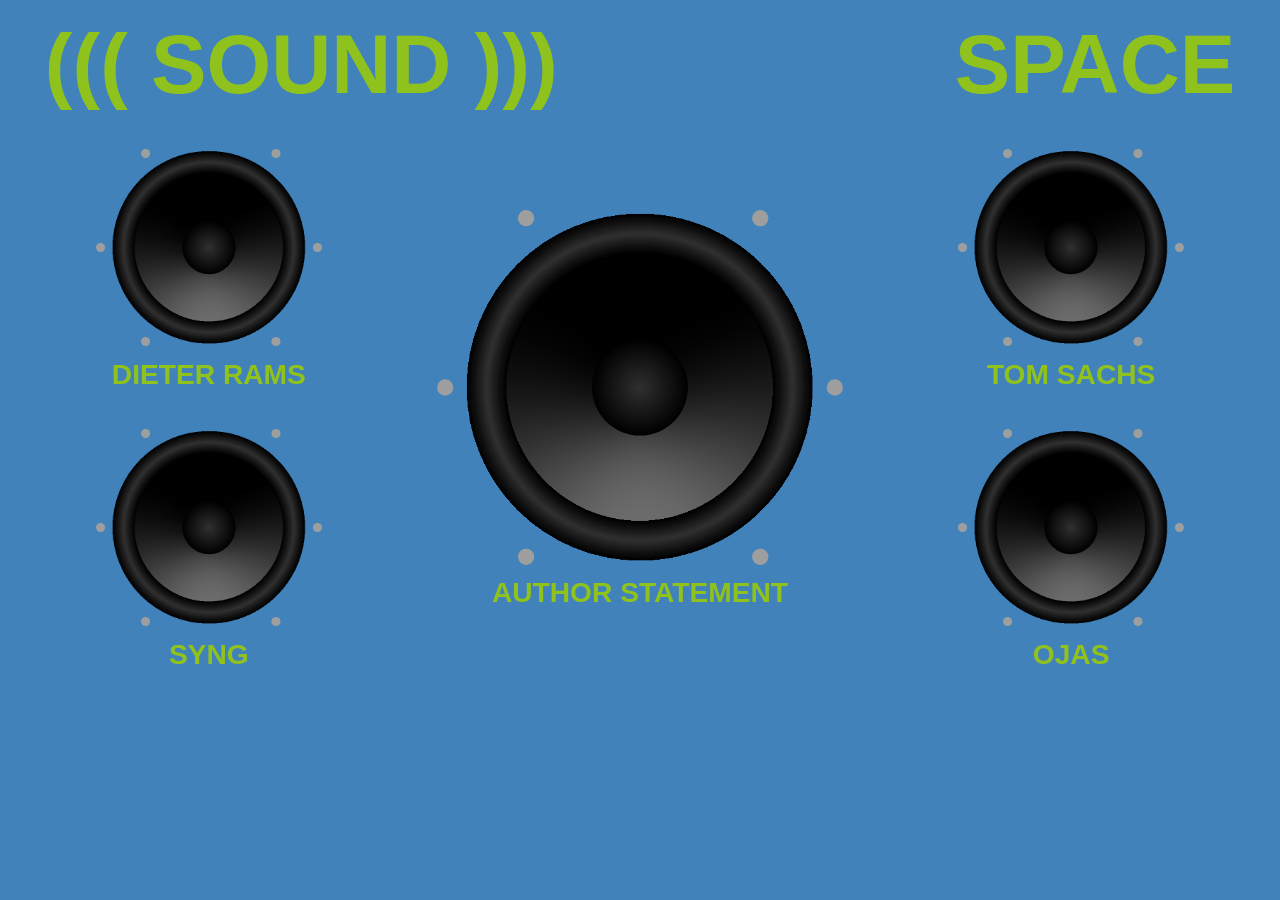
<file: index.html>
<!DOCTYPE html>
<html lang="en">
<head>
  <meta charset="UTF-8">
  <meta name="viewport" content="width=device-width, initial-scale=1">
  <title>Sound Space</title>
  <link rel="stylesheet" href="styles.css">
</head>

<body class="homepage">

  <!-- HEADER -->
  <div class="header">
    <div class="marquee">
      <span class="sound">((( SOUND )))</span>
    </div>

    <span class="space">SPACE</span>
  </div>

<!-- SPEAKERS START HERE -->
<div class="speaker-grid">

  <a class="speaker-link dieter" href="dieter-rams.html">
    <img src="webzineimages/speakerhead-icon.svg" alt="">
    <span>DIETER RAMS</span>
  </a>

  <a class="speaker-link tom" href="tom-sachs.html">
    <img src="webzineimages/speakerhead-icon.svg" alt="">
    <span>TOM SACHS</span>
  </a>

  <a class="speaker-link author" href="author-statement.html">
    <img src="webzineimages/speakerhead-icon.svg" alt="">
    <span>AUTHOR STATEMENT</span>
  </a>

  <a class="speaker-link syng" href="syng.html">
    <img src="webzineimages/speakerhead-icon.svg" alt="">
    <span>SYNG</span>
  </a>

  <a class="speaker-link ojas" href="ojas.html">
    <img src="webzineimages/speakerhead-icon.svg" alt="">
    <span>OJAS</span>
  </a>

</div>


<audio
  id="speaker-sound"
  src="webzineimages/bass-drop.m4a"
  preload="auto">
</audio>

<script>
  const sound = document.getElementById("speaker-sound");
  const speakers = document.querySelectorAll(".speaker-link");
  let openingPage = false;

  speakers.forEach(function (speaker) {
    speaker.addEventListener("click", function (event) {
      if (event.ctrlKey || event.metaKey || event.shiftKey || event.altKey) {
        return;
      }

      event.preventDefault();

      if (openingPage) return;
      openingPage = true;

      function openPage() {
        window.location.href = speaker.href;
      }

      sound.onended = openPage;

      sound.play().catch(function () {
        openingPage = false;
        alert("The sound could not play. Check that bass-drop.m4a is inside webzineimages.");
      });
    });
  });
</script>

</body>
</html>
</file>
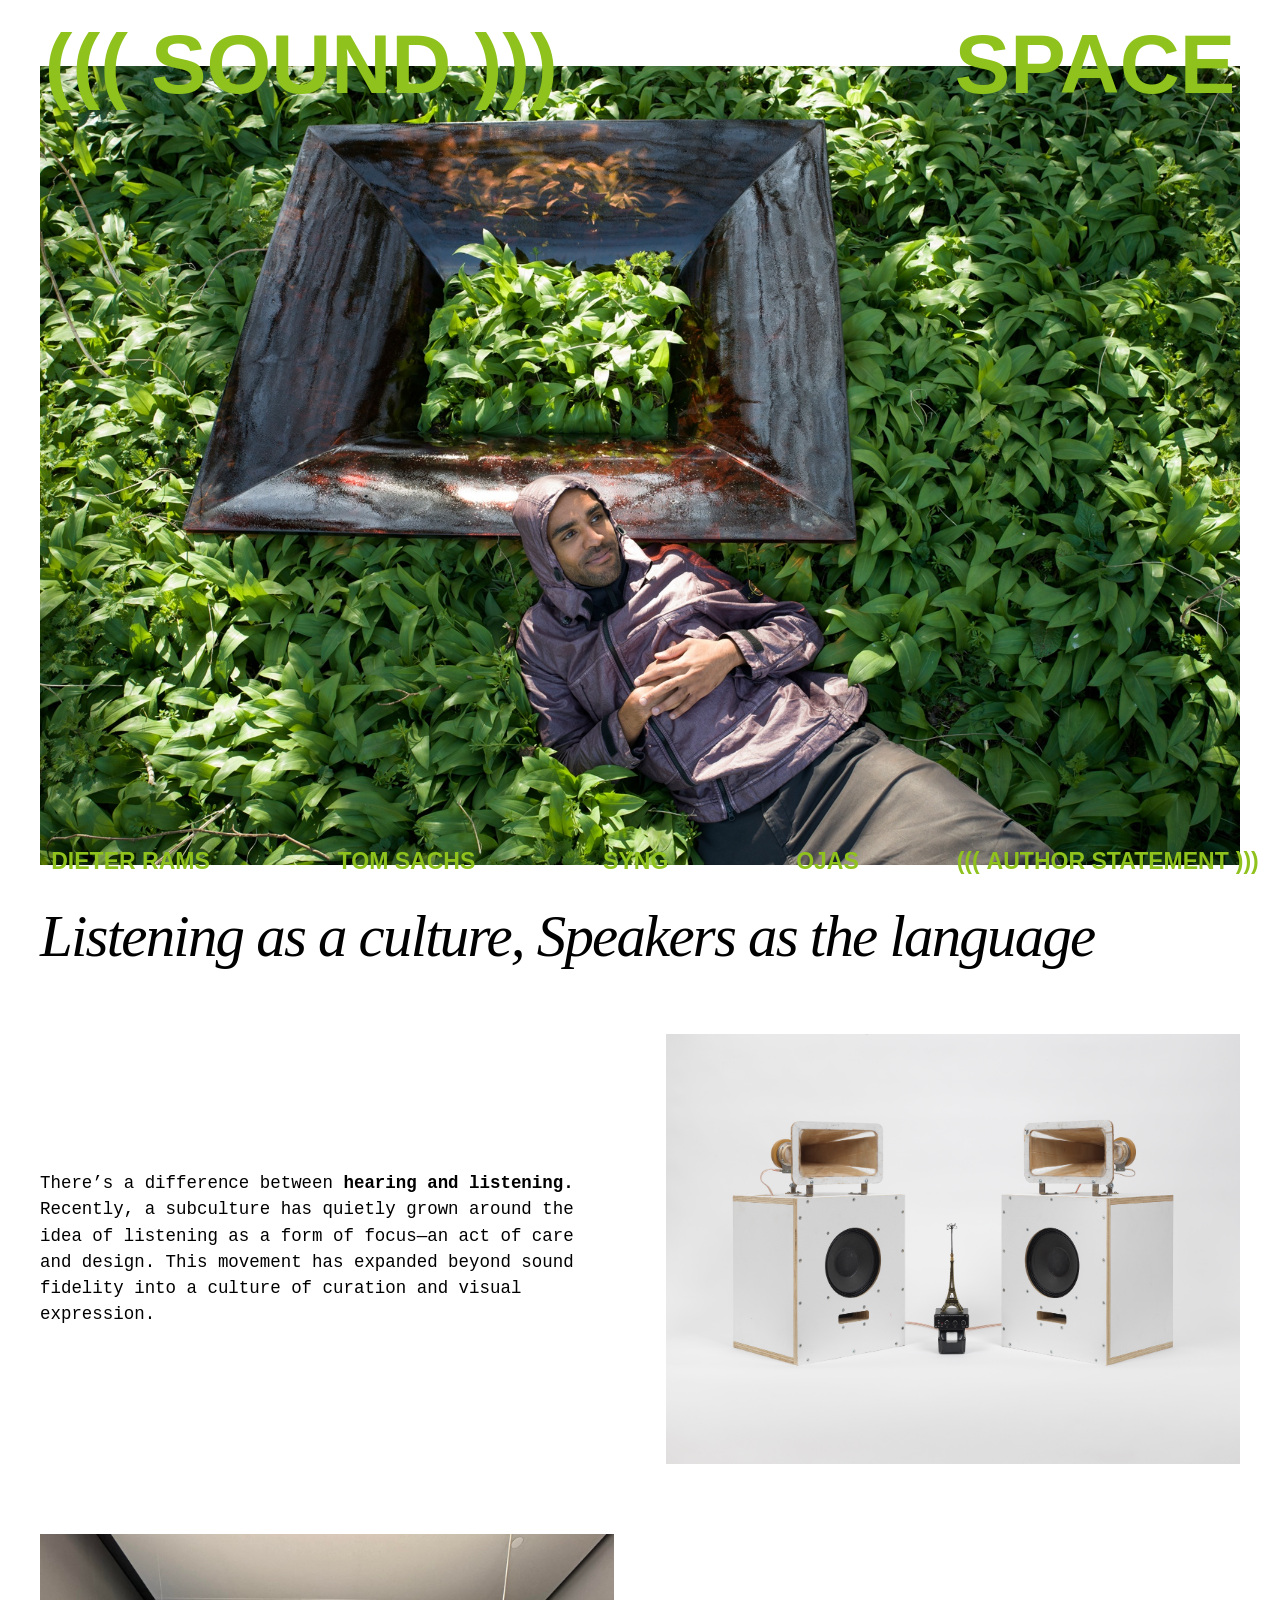
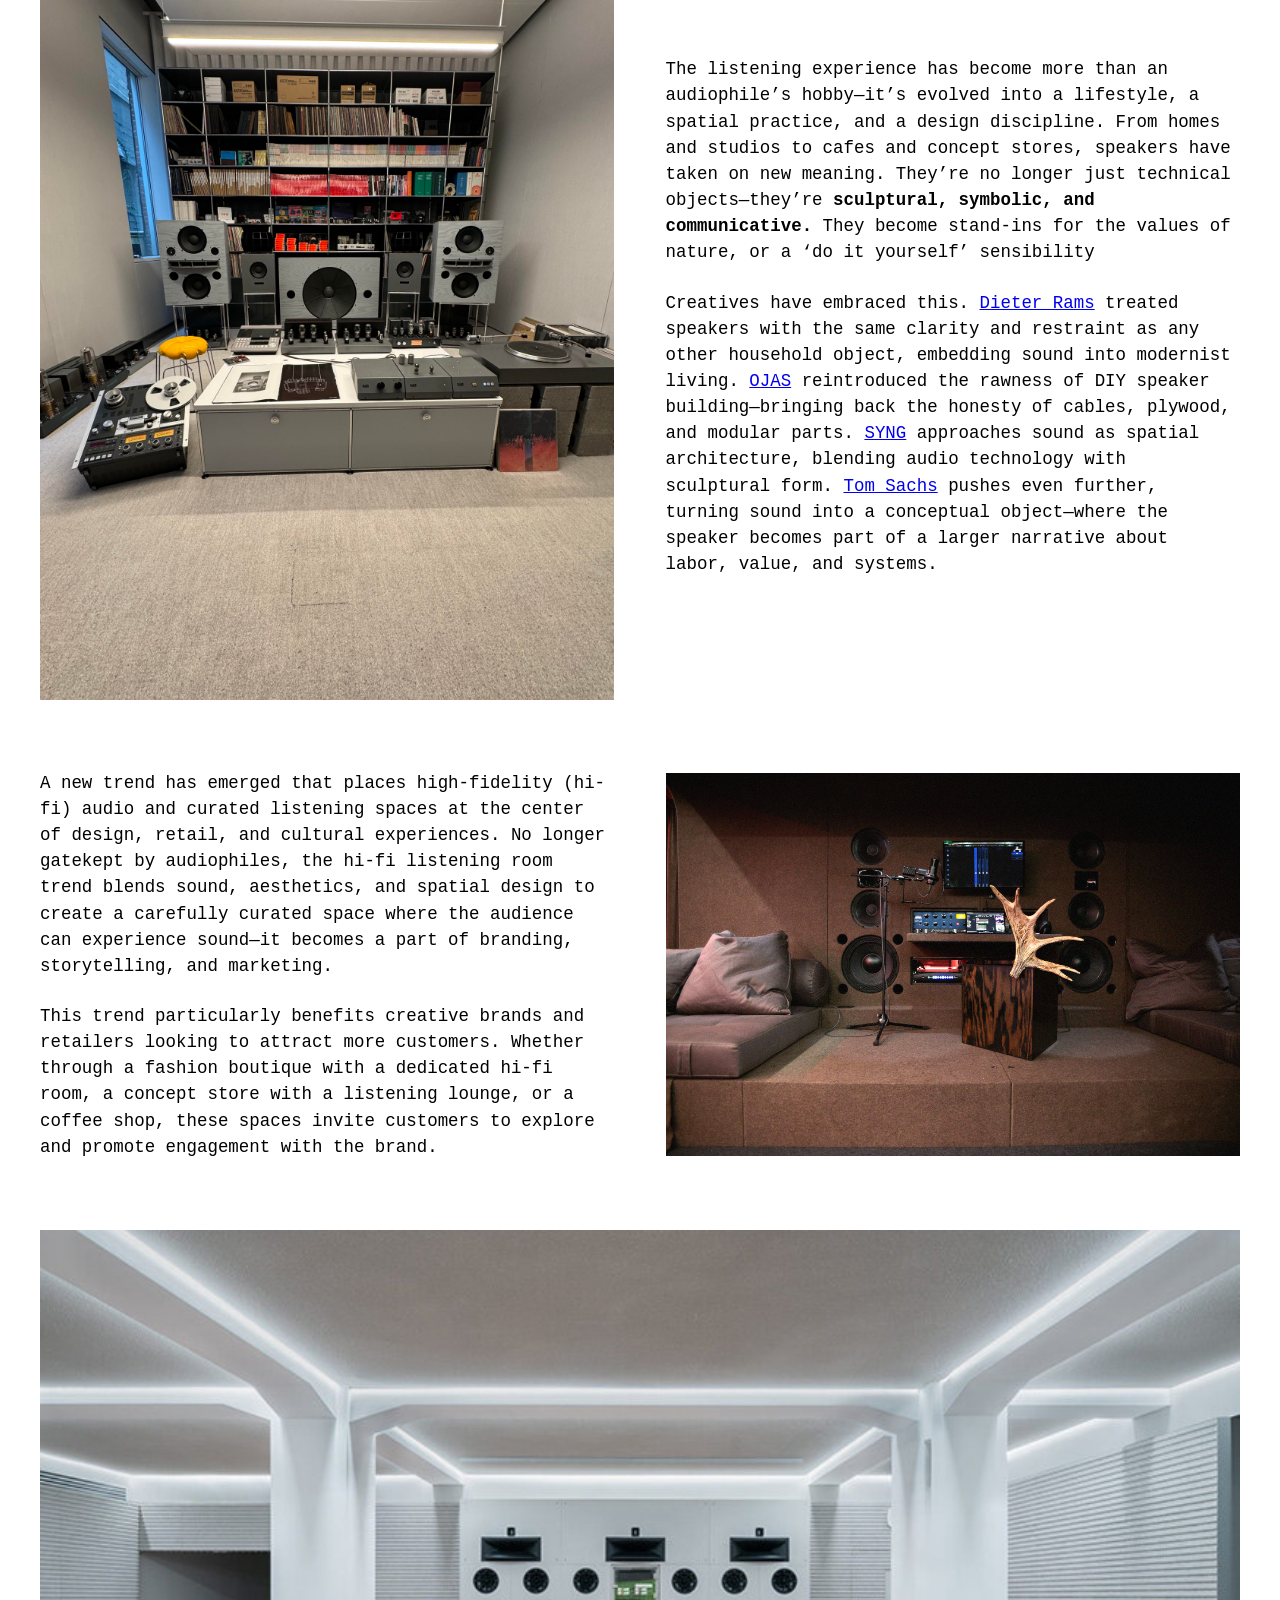
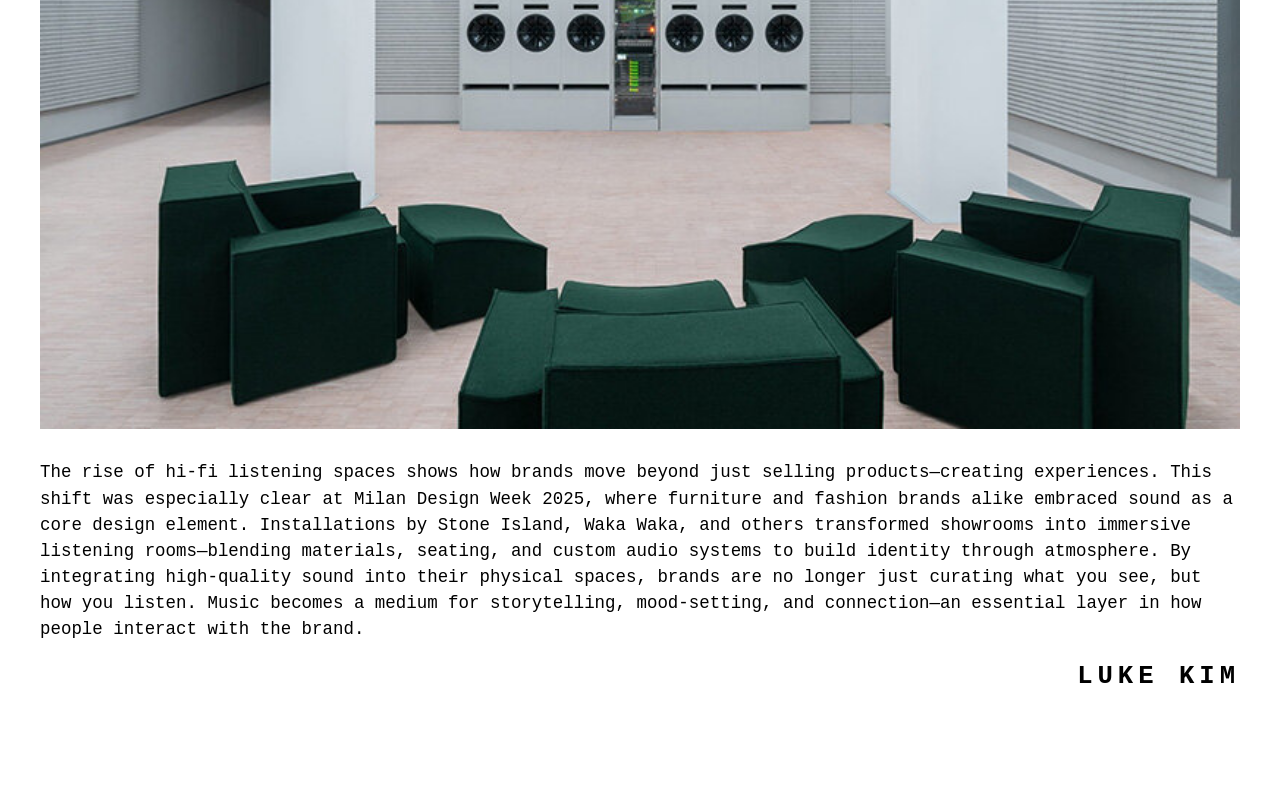
<file: author-statement.html>
<!DOCTYPE html>
<html lang="en">
<head>
  <meta charset="UTF-8">
  <meta name="viewport" content="width=device-width, initial-scale=1">
  <title>Author Statement — Sound Space</title>
  <link rel="stylesheet" href="styles.css">

<style>

body {
    padding-top: 2vw;
    font-family: "Courier New", monospace;
    font-size: 16px;
    line-height: 1.4;
    margin: 40px;
}

h1 {
     font-family: Georgia, serif;
    font-style: italic;
    font-size: 100px;
    font-weight: normal;
    line-height: 1;
    letter-spacing: -3px;
    width: 750px;
    margin-bottom: 30px;
}

h2 {
    font-size: 12px;
    font-weight: normal;
    letter-spacing: 5px;
    text-transform: uppercase;
    width: 100px;
    padding: 10px;
    border: 1px solid black;
    margin-bottom: 80px;
}

p {
    font-size: 15px;
    line-height: 1.5;
    width: 500px;
    padding: 20px;
    margin-left: 100px;
    margin-bottom: 70px;
}

img {
    display: block;
    width: 550px;
    height: auto;
    margin-bottom: 10px;
}

b {
    font-weight: bold;
}

</style>
</head>
<body>

<header class="content-header">
  <div class="marquee">
    <a class="sound" href="index.html">((( SOUND )))</a>
  </div>
  <a class="space" href="index.html">SPACE</a>
</header>

<div>
<img class="hero-image" src="webzineimages/STONE ISLAND.jpg" alt="Stone Island">
<h1 class="author-title">Listening as a culture, Speakers as the language</h1>
</div>

<div class="intro-row">
  <p>
    There’s a difference between <b>hearing and listening.</b>
    Recently, a subculture has quietly grown around the idea of
    listening as a form of focus—an act of care and design.
    This movement has expanded beyond sound fidelity into a
    culture of curation and visual expression.
  </p>

  <img src="webzineimages/TOM OJAS.jpg" width="550">
</div>

<div class="intro-row usm-row">
  <img src="webzineimages/OJAS USM HALLER.jpg"
       alt="OJAS USM Haller sound system">

  <div class="row-text">
    <p>
      The listening experience has become more than an audiophile’s
      hobby—it’s evolved into a lifestyle, a spatial practice, and a
      design discipline. From homes and studios to cafes and concept
      stores, speakers have taken on new meaning. They’re no longer
      just technical objects—they’re <b>sculptural, symbolic, and
      communicative.</b> They become stand-ins for the values of
      nature, or a ‘do it yourself’ sensibility
    </p>

    <p>
      Creatives have embraced this.
      <a href="dieter-rams.html">Dieter Rams</a> treated speakers with
      the same clarity and restraint as any other household object,
      embedding sound into modernist living.
      <a href="ojas.html">OJAS</a> reintroduced the rawness of DIY
      speaker building—bringing back the honesty of cables, plywood,
      and modular parts.
      <a href="syng.html">SYNG</a> approaches sound as spatial
      architecture, blending audio technology with sculptural form.
      <a href="tom-sachs.html">Tom Sachs</a> pushes even further,
      turning sound into a conceptual object—where the speaker becomes
      part of a larger narrative about labor, value, and systems.
    </p>
  </div>
</div>

<div class="intro-row rick-row">
  <div class="row-text">
    <p>
      A new trend has emerged that places high-fidelity (hi-fi) audio
      and curated listening spaces at the center of design, retail,
      and cultural experiences. No longer gatekept by audiophiles,
      the hi-fi listening room trend blends sound, aesthetics, and
      spatial design to create a carefully curated space where the
      audience can experience sound—it becomes a part of branding,
      storytelling, and marketing.
    </p>

    <p>
      This trend particularly benefits creative brands and retailers
      looking to attract more customers. Whether through a fashion
      boutique with a dedicated hi-fi room, a concept store with a
      listening lounge, or a coffee shop, these spaces invite
      customers to explore and promote engagement with the brand.
    </p>
  </div>

  <img src="webzineimages/Rick-Owens-Furniture-Tech-Glade-detail-2024-photographer-Moritz-Tibes-courtesy-of-the-designer-and-Salon-94-Design.jpg"
       alt="Rick Owens listening space">
</div>

<div>
<img class="hero-image"
     src="webzineimages/triennale-milano-designboom.jpg"
     alt="Triennale Milano">
<p class="closing-text">
The rise of hi-fi listening spaces shows how brands move beyond just selling products—creating experiences. This shift was especially clear at Milan Design Week 2025, where furniture and fashion brands alike embraced sound as a core design element. Installations by Stone Island, Waka Waka, and others transformed showrooms into immersive listening rooms—blending materials, seating, and custom audio systems to build identity through atmosphere. By integrating high-quality sound into their physical spaces, brands are no longer just curating what you see, but how you listen. Music becomes a medium for storytelling, mood-setting, and connection—an essential layer in how people interact with the brand.
</p>
</div>

<div>
<h2 class="author-name"><b>LUKE KIM</b></h2>
</div>

<nav class="content-nav">
  <a href="dieter-rams.html"><span>DIETER RAMS</span></a>
  <a href="tom-sachs.html"><span>TOM SACHS</span></a>
  <a href="syng.html"><span>SYNG</span></a>
  <a href="ojas.html"><span>OJAS</span></a>
  <a href="author-statement.html" aria-current="page">
    <span>AUTHOR STATEMENT</span>
  </a>
</nav>

</body>
</html>
</file>
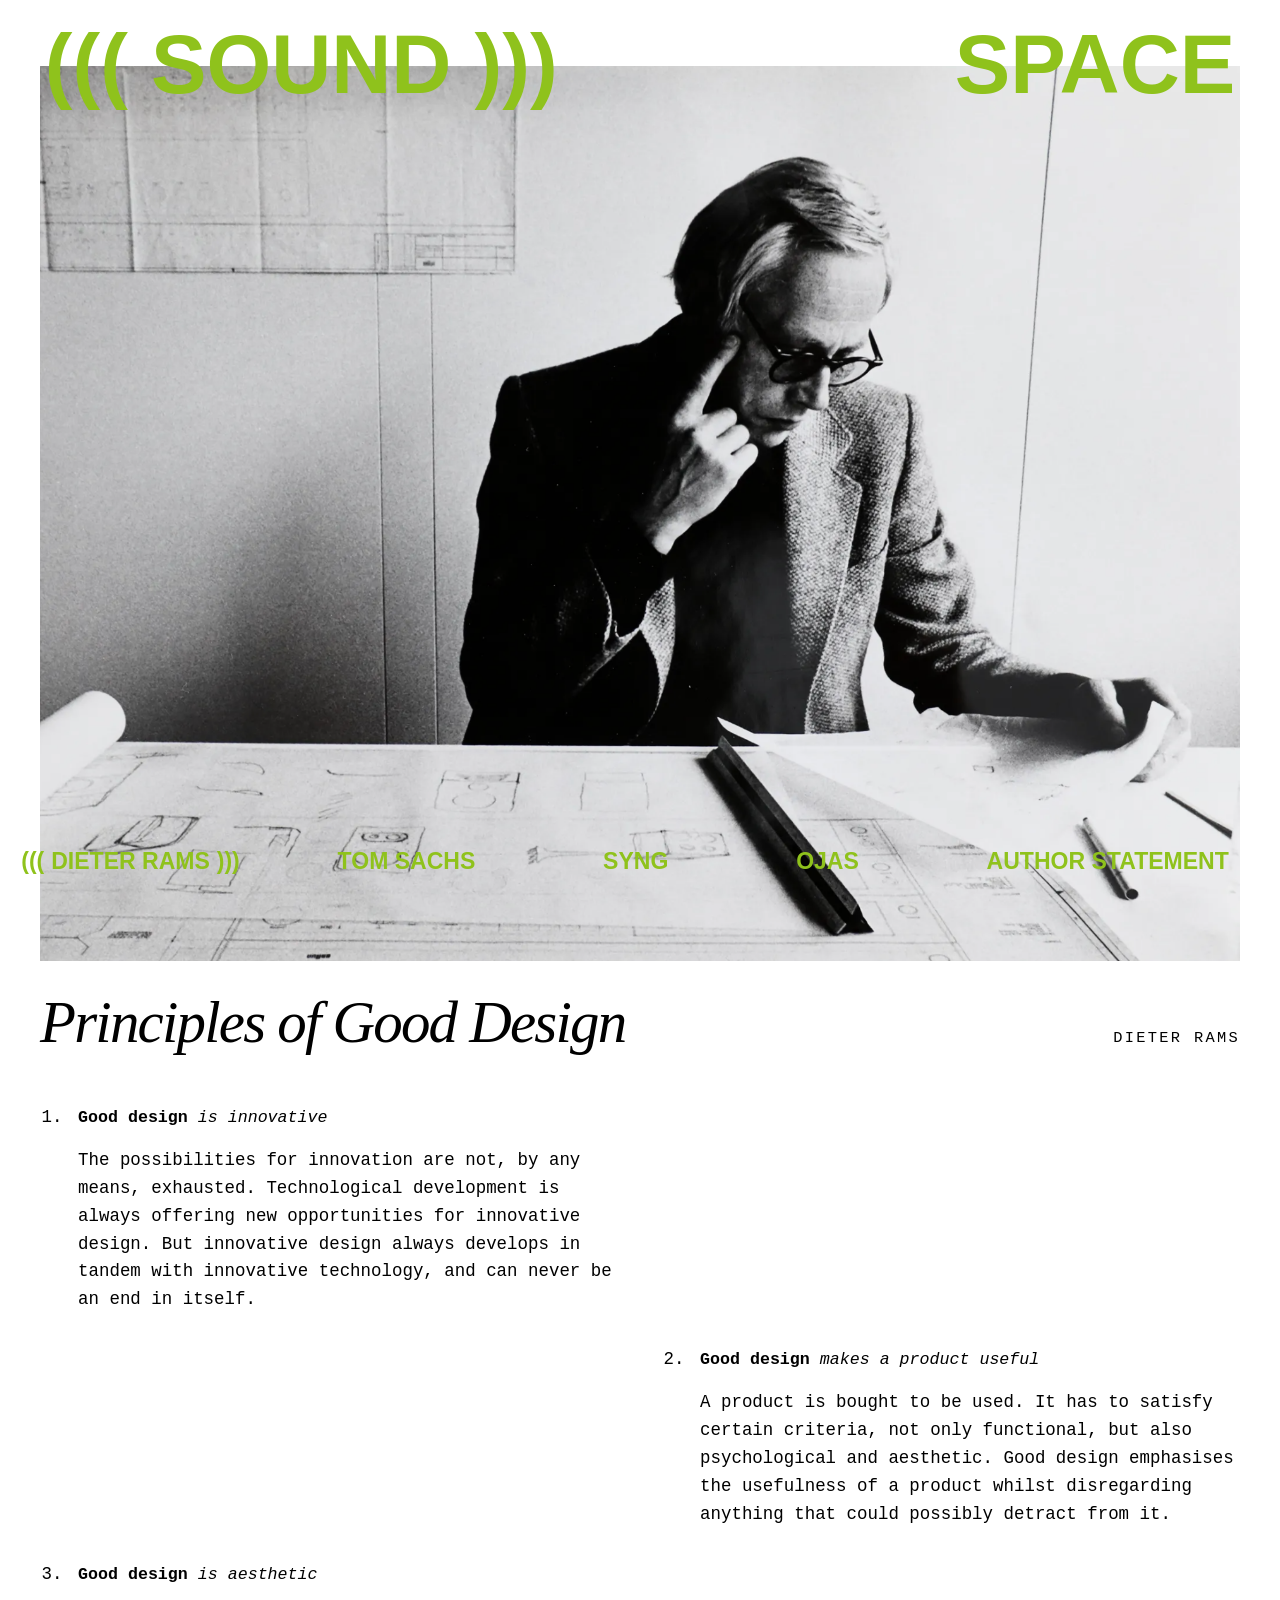
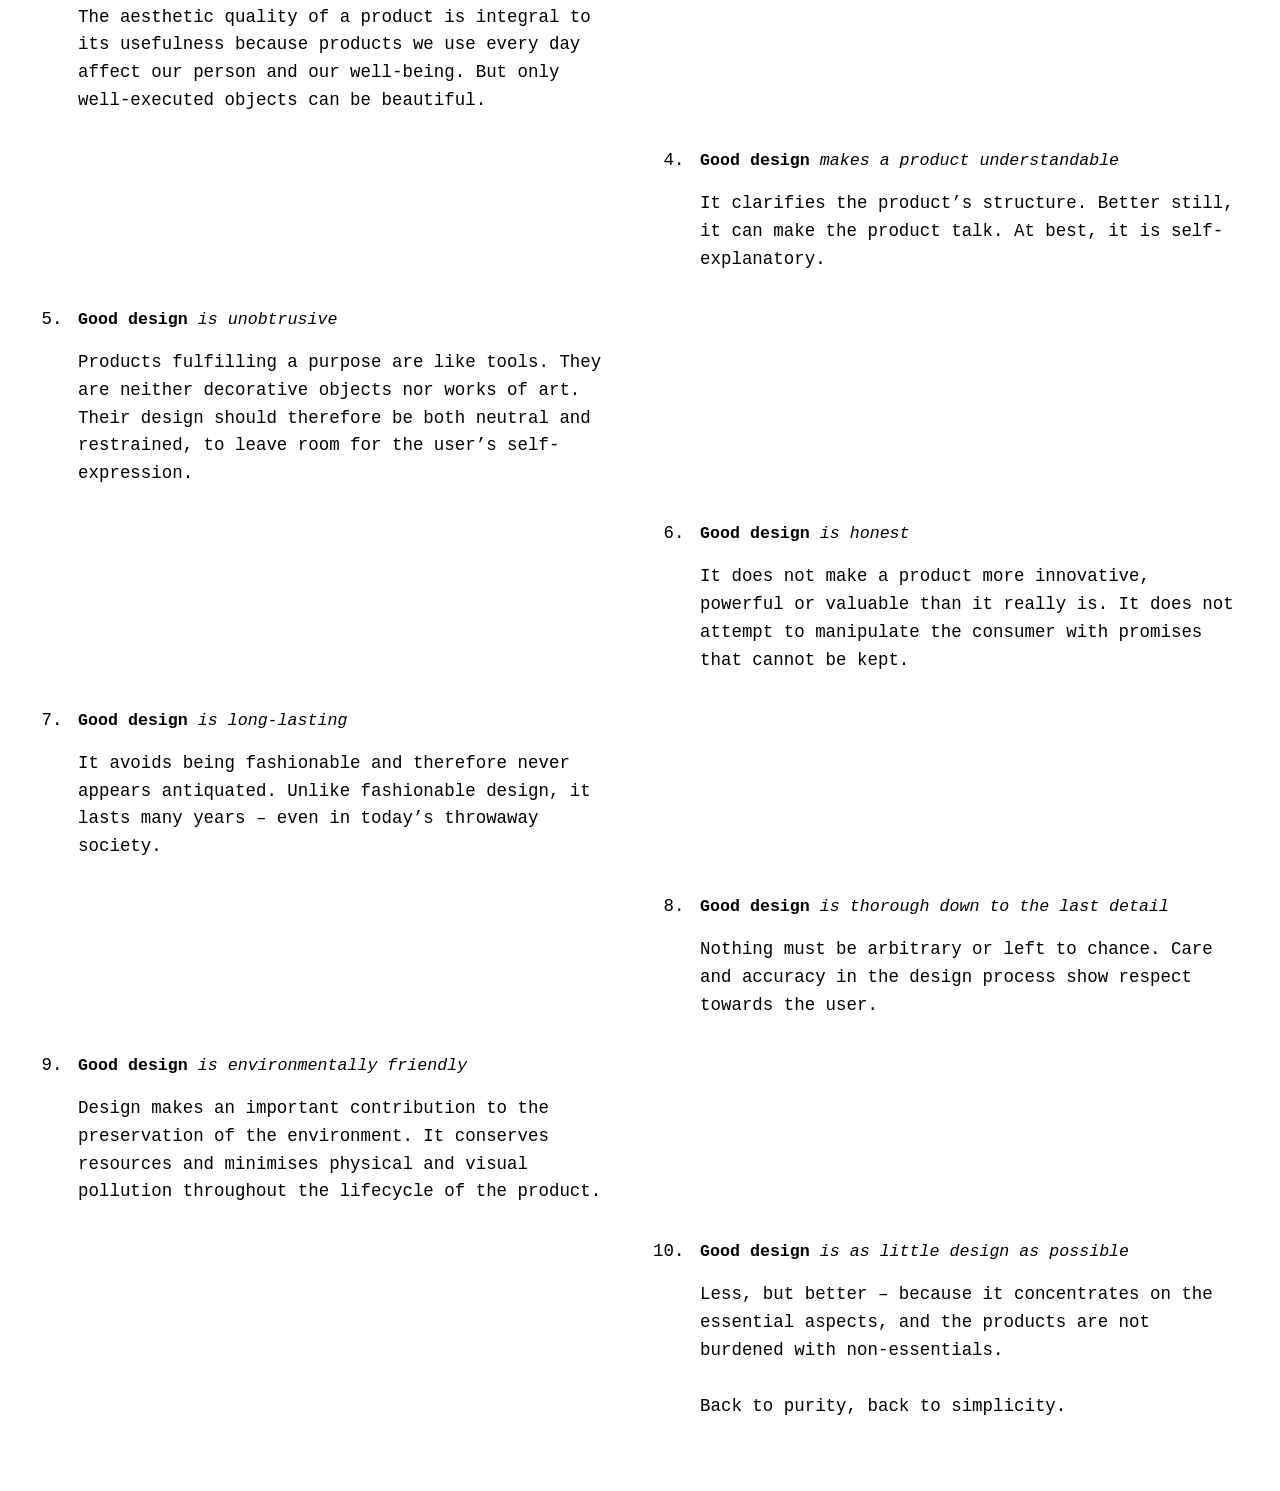
<file: dieter-rams.html>
<!DOCTYPE html>
<html lang="en">
<head>
  <meta charset="UTF-8">
  <meta name="viewport" content="width=device-width, initial-scale=1">
  <title>Dieter Rams — Sound Space</title>
  <link rel="stylesheet" href="styles.css">

  <style>
    /* PAGE SETTINGS */
    body.dieter-page {
      margin: 40px 40px 0;
      padding-top: 2vw;
      padding-bottom: 70px;
      font-family: "Courier New", monospace;
      line-height: 1.5;
    }

    /* TITLE AND NAME */
    .dieter-title-row {
      display: flex;
      align-items: baseline;
      justify-content: space-between;
      gap: 24px;
      margin: 30px 0 48px;
    }

    body.dieter-page .dieter-title-row .author-title {
      width: auto;
      min-width: 0;
      margin: 0;
      font-family: Georgia, serif;
      font-style: italic;
      font-weight: normal;
    }

    body.dieter-page .dieter-credit {
      width: auto;
      margin: 0;
      padding: 0;
      border: none;
      flex-shrink: 0;
      font-size: clamp(12px, 1.2vw, 16px);
      font-weight: normal;
      letter-spacing: 0.15em;
      white-space: nowrap;
    }

    /* PRINCIPLES: ALTERNATING LEFT AND RIGHT */
body.dieter-page .principles {
  display: flex;
  flex-direction: column;
  gap: 32px;
  width: 100%;
  margin: 0;
  padding: 0 0 0 1.8em;
}

body.dieter-page .principles > li {
  box-sizing: border-box;
  width: calc(50% - 3vw);
  min-width: 0;
  padding-left: 0.3em;
}

/* Odd numbers on the left */
.principles > li:nth-child(odd) {
  align-self: flex-start;
}

/* Even numbers on the right */
.principles > li:nth-child(even) {
  align-self: flex-end;
}

body.dieter-page .principles h3 {
  margin: 0 0 16px;
  font-size: clamp(16px, 1.3vw, 20px);
  font-weight: normal;
  line-height: 1.5;
}

body.dieter-page .principles p {
  width: 100%;
  margin: 0;
  padding: 0;
  line-height: 1.6;
}

/* MOBILE: ONE COLUMN */
@media (max-width: 700px) {
  body.dieter-page {
    margin: 0 6vw;
    padding-bottom: 120px;
  }

  .dieter-title-row {
    flex-direction: column;
    gap: 12px;
    margin: 24px 0 32px;
  }

  body.dieter-page .principles {
    gap: 28px;
  }

  body.dieter-page .principles > li {
    width: 100%;
    align-self: flex-start;
  }
}
  </style>
</head>

<body class="dieter-page">

  <!-- FIXED HEADER -->
  <header class="content-header">
    <div class="marquee">
      <a class="sound" href="index.html">((( SOUND )))</a>
    </div>
    <a class="space" href="index.html">SPACE</a>
  </header>

  <!-- FULL-WIDTH OPENING IMAGE -->
  <img
    class="hero-image"
    src="webzineimages/RAMS.png"
    alt="Dieter Rams">

  <!-- TITLE LEFT / NAME RIGHT -->
  <div class="dieter-title-row">
    <h1 class="author-title">Principles of Good Design</h1>
    <p class="dieter-credit">DIETER RAMS</p>
  </div>

  <!-- TEN PRINCIPLES -->
  <ol class="principles">
    <li>
      <h3><b>Good design</b> <i>is innovative</i></h3>
      <p>
        The possibilities for innovation are not, by any means,
        exhausted. Technological development is always offering
        new opportunities for innovative design. But innovative
        design always develops in tandem with innovative
        technology, and can never be an end in itself.
      </p>
    </li>

    <li>
      <h3><b>Good design</b> <i>makes a product useful</i></h3>
      <p>
        A product is bought to be used. It has to satisfy certain
        criteria, not only functional, but also psychological
        and aesthetic. Good design emphasises the usefulness of
        a product whilst disregarding anything that could
        possibly detract from it.
      </p>
    </li>

    <li>
      <h3><b>Good design</b> <i>is aesthetic</i></h3>
      <p>
        The aesthetic quality of a product is integral to its
        usefulness because products we use every day affect
        our person and our well-being. But only well-executed
        objects can be beautiful.
      </p>
    </li>

    <li>
      <h3><b>Good design</b> <i>makes a product understandable</i></h3>
      <p>
        It clarifies the product’s structure. Better still,
        it can make the product talk. At best, it is
        self-explanatory.
      </p>
    </li>

    <li>
      <h3><b>Good design</b> <i>is unobtrusive</i></h3>
      <p>
        Products fulfilling a purpose are like tools. They are
        neither decorative objects nor works of art. Their
        design should therefore be both neutral and restrained,
        to leave room for the user’s self-expression.
      </p>
    </li>

    <li>
      <h3><b>Good design</b> <i>is honest</i></h3>
      <p>
        It does not make a product more innovative, powerful
        or valuable than it really is. It does not attempt
        to manipulate the consumer with promises that
        cannot be kept.
      </p>
    </li>

    <li>
      <h3><b>Good design</b> <i>is long-lasting</i></h3>
      <p>
        It avoids being fashionable and therefore never
        appears antiquated. Unlike fashionable design,
        it lasts many years – even in today’s
        throwaway society.
      </p>
    </li>

    <li>
      <h3><b>Good design</b> <i>is thorough down to the last detail</i></h3>
      <p>
        Nothing must be arbitrary or left to chance.
        Care and accuracy in the design process show
        respect towards the user.
      </p>
    </li>

    <li>
      <h3><b>Good design</b> <i>is environmentally friendly</i></h3>
      <p>
        Design makes an important contribution to the
        preservation of the environment. It conserves resources
        and minimises physical and visual pollution throughout
        the lifecycle of the product.
      </p>
    </li>

    <li>
      <h3><b>Good design</b> <i>is as little design as possible</i></h3>
      <p>
        Less, but better – because it concentrates on the
        essential aspects, and the products are not burdened
        with non-essentials.
        <br><br>
        Back to purity, back to simplicity.
      </p>
    </li>
  </ol>

  <!-- FIXED BOTTOM NAVIGATION -->
  <nav class="content-nav">
    <a href="dieter-rams.html" aria-current="page">
      <span>DIETER RAMS</span>
    </a>
    <a href="tom-sachs.html">
      <span>TOM SACHS</span>
    </a>
    <a href="syng.html">
      <span>SYNG</span>
    </a>
    <a href="ojas.html">
      <span>OJAS</span>
    </a>
    <a href="author-statement.html">
      <span>AUTHOR STATEMENT</span>
    </a>
  </nav>

</body>
</html>
</file>
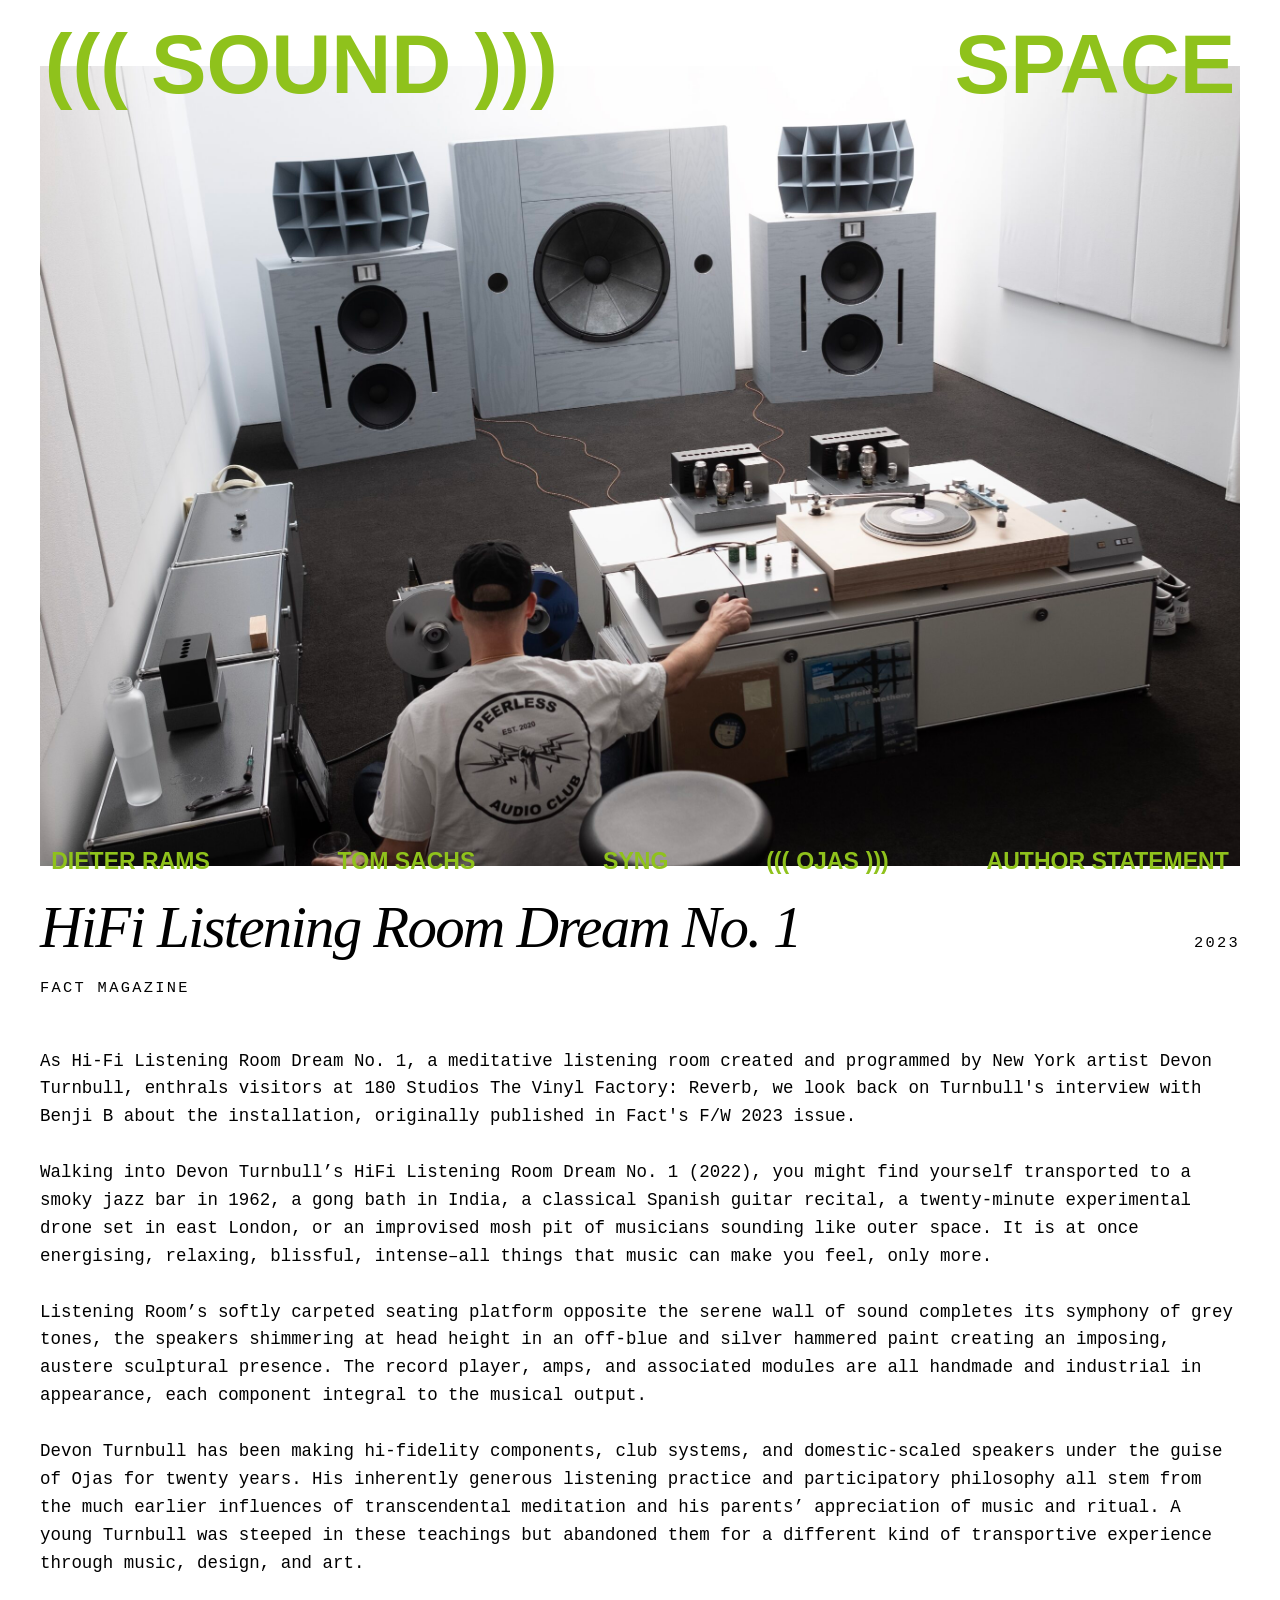
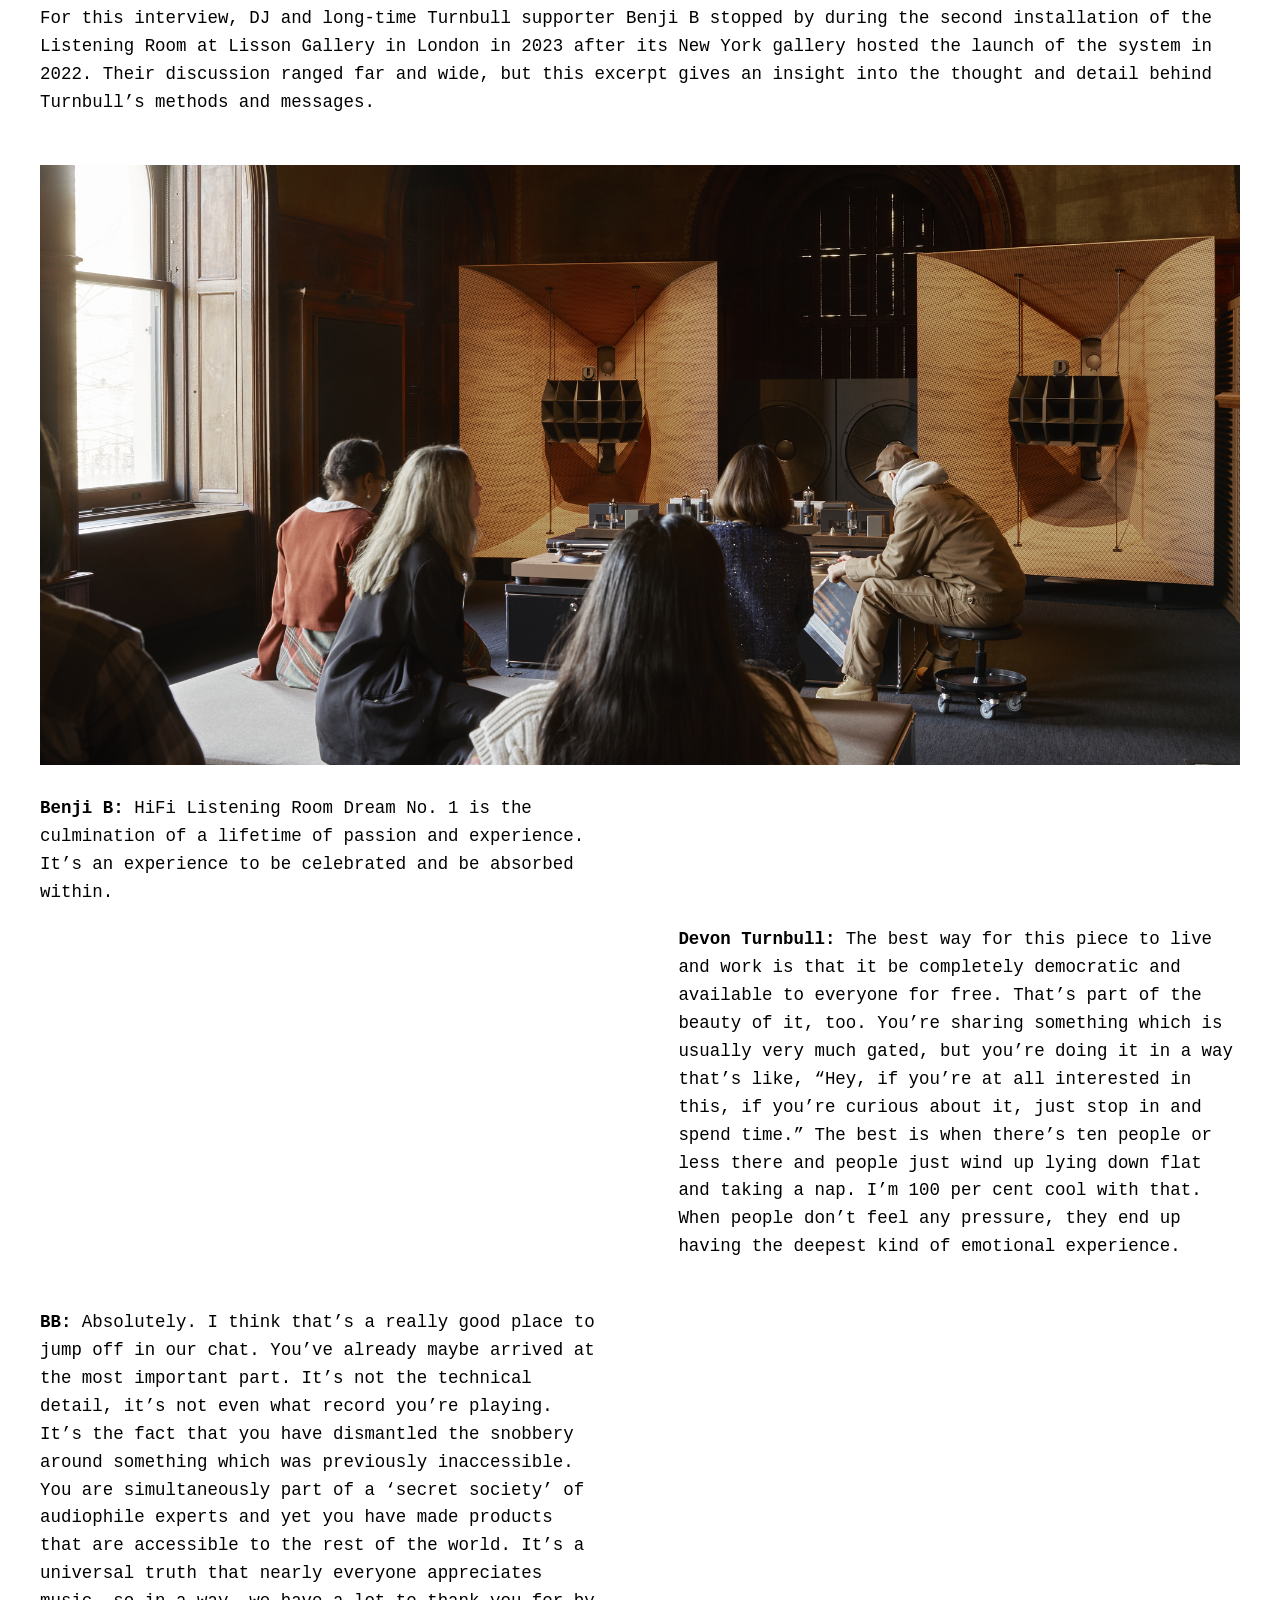
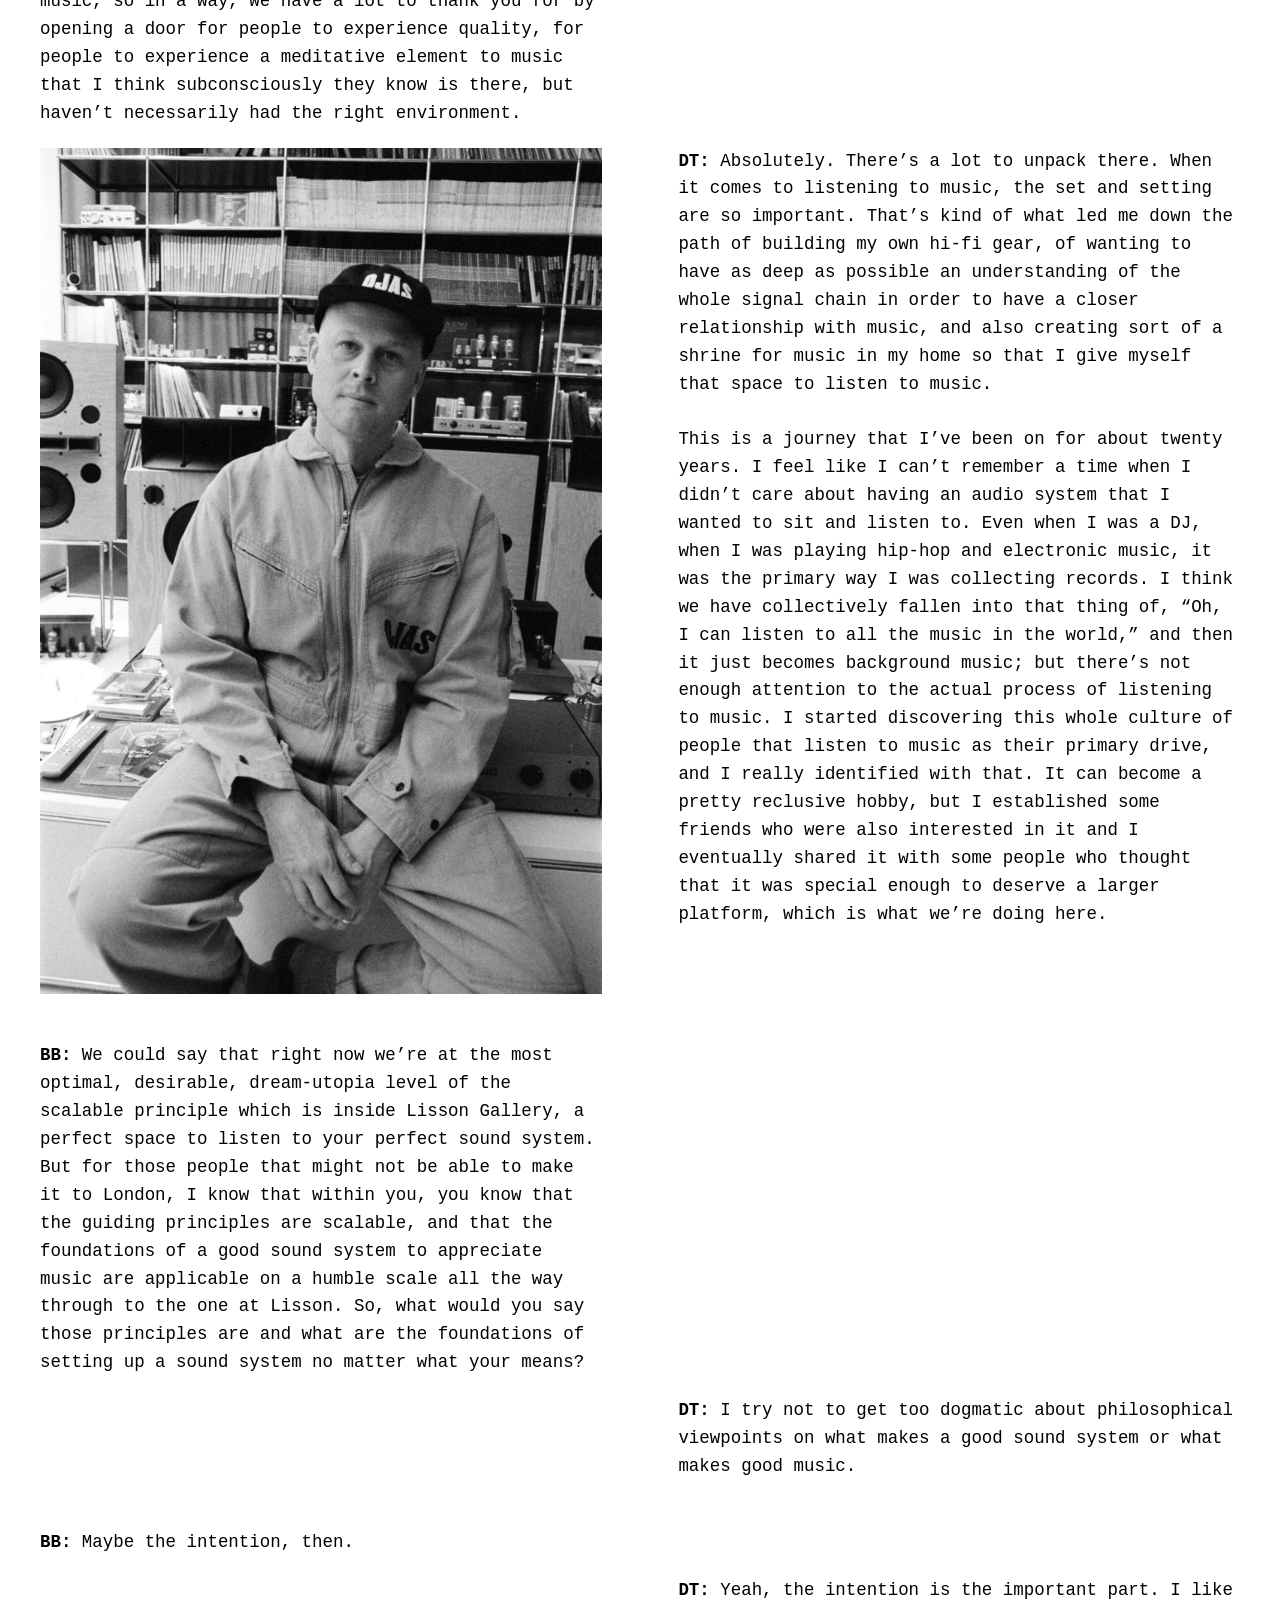
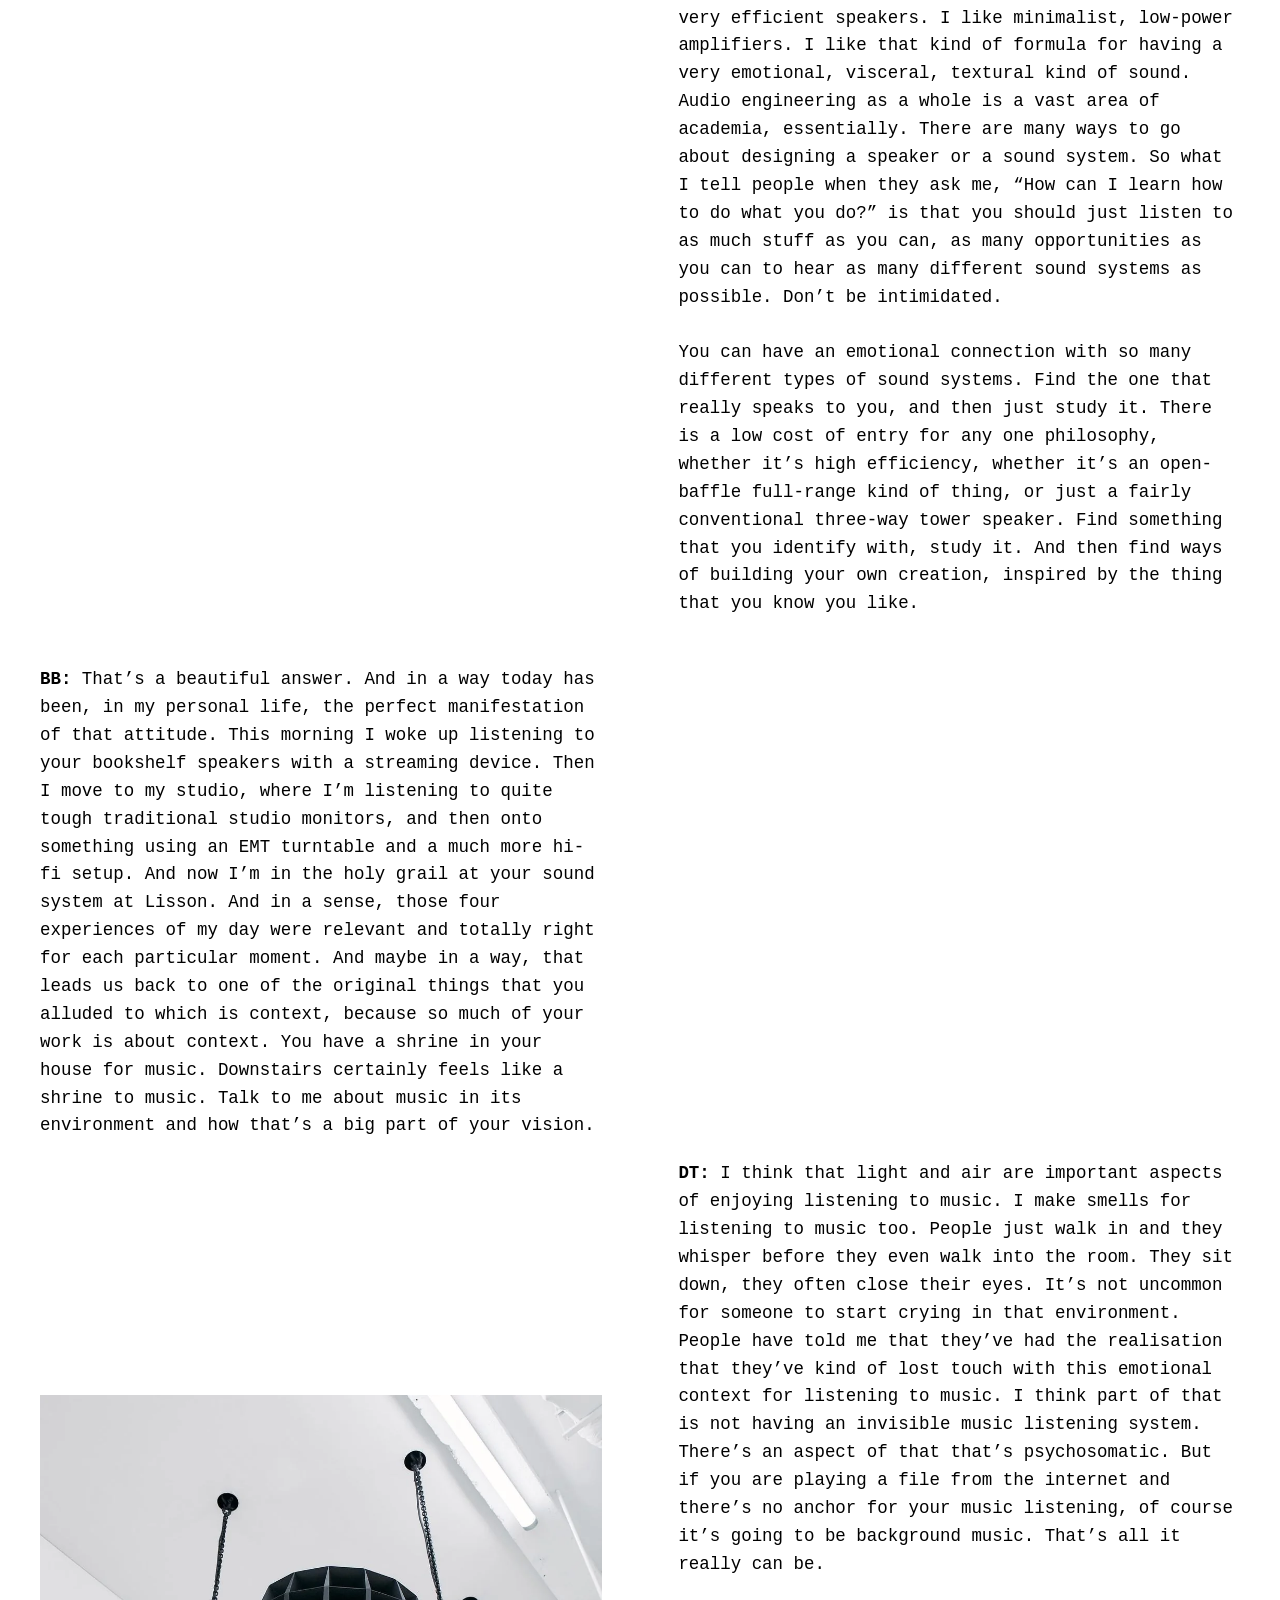
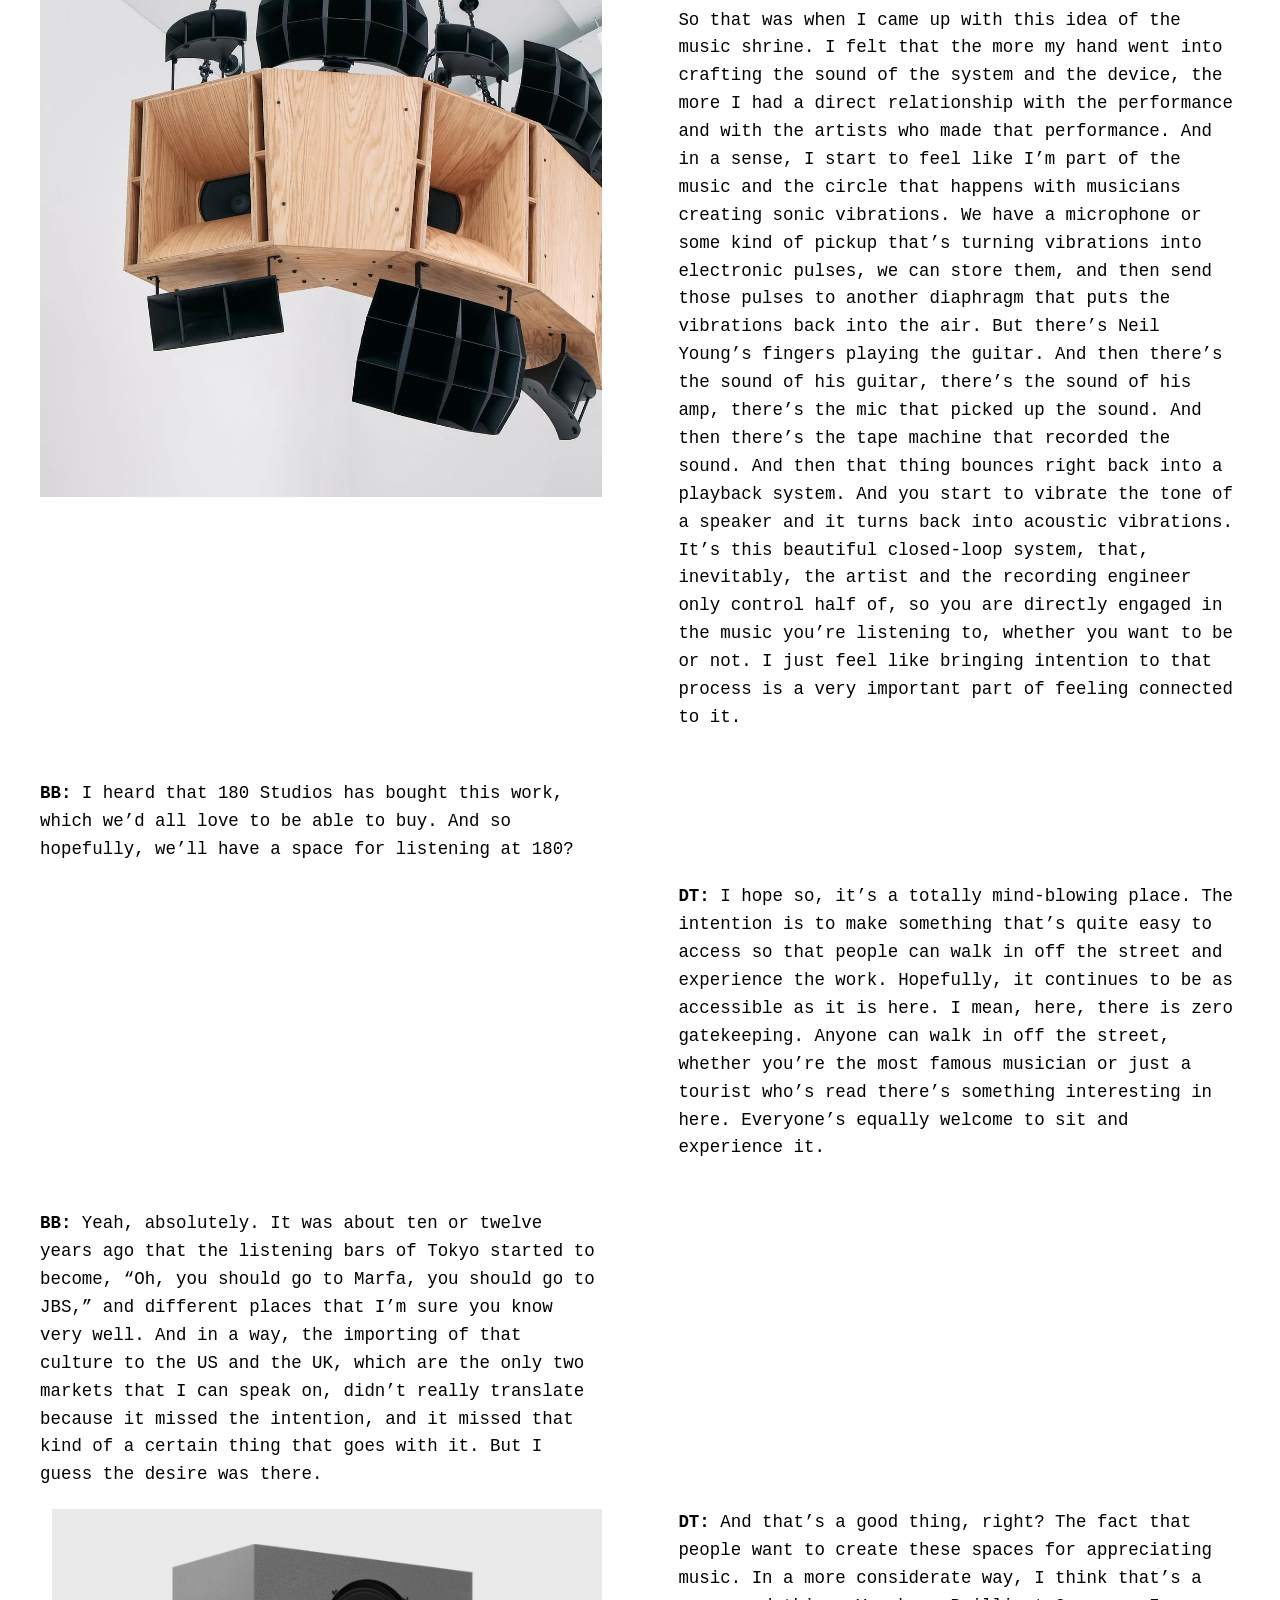
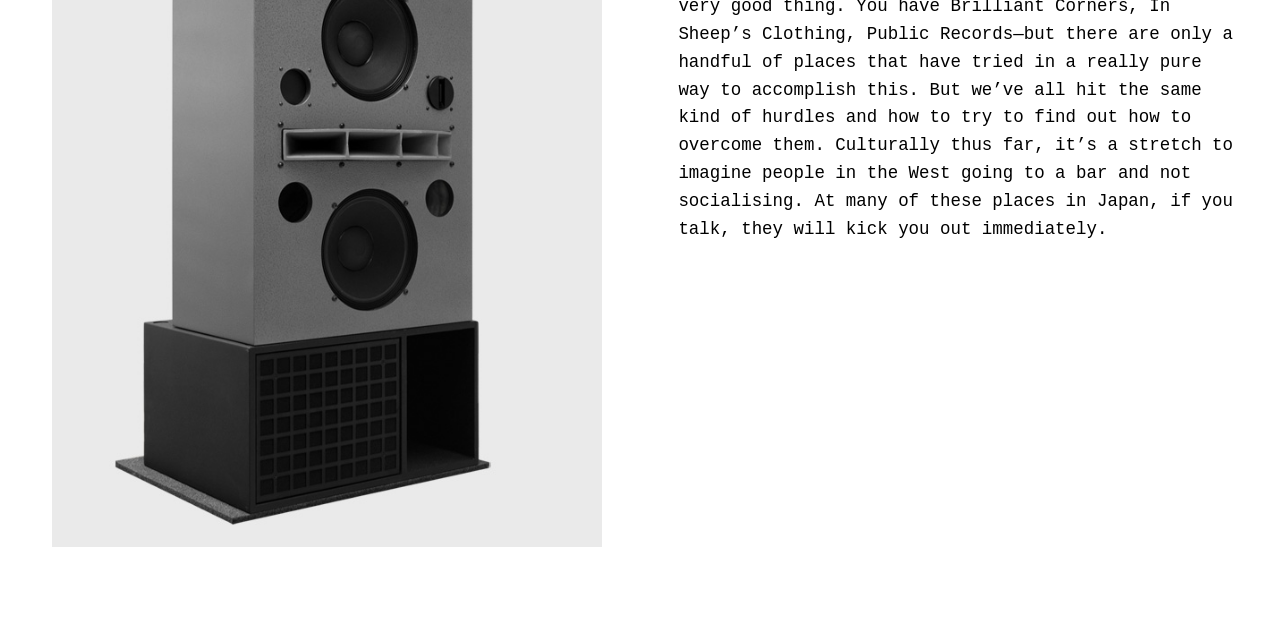
<file: ojas.html>
<!DOCTYPE html>
<html lang="en">
<head>
  <meta charset="UTF-8">
  <meta name="viewport" content="width=device-width, initial-scale=1">
  <title>OJAS — Sound Space</title>
  <link rel="stylesheet" href="styles.css">

  <style>
    /* PAGE SETTINGS */
    body.ojas-page {
      margin: 40px 40px 0;
      padding-top: 2vw;
      padding-bottom: 70px;
      font-family: "Courier New", monospace;
      line-height: 1.5;
    }

    /* TITLE AND DATE */
    .ojas-title-row {
      display: flex;
      align-items: baseline;
      justify-content: space-between;
      gap: 24px;
      margin: 30px 0 16px;
    }

    body.ojas-page .ojas-title-row .author-title {
      width: auto;
      min-width: 0;
      margin: 0;
      font-family: Georgia, serif;
      font-style: italic;
      font-weight: normal;
    }

    body.ojas-page .ojas-date {
      width: auto;
      margin: 0;
      padding: 0;
      flex-shrink: 0;
      font-size: clamp(12px, 1.2vw, 16px);
      letter-spacing: 0.15em;
      white-space: nowrap;
    }

    /* DESIGNER NAME */
    body.ojas-page .ojas-designer {
      margin: 0 0 48px;
      padding: 0;
      font-size: clamp(12px, 1.2vw, 16px);
      letter-spacing: 0.15em;
    }

    /* INTRODUCTION */
    body.ojas-page .ojas-intro {
      margin-bottom: 48px;
    }

    body.ojas-page .ojas-intro p {
      width: 100%;
      margin: 0;
      padding: 0;
      line-height: 1.6;
    }

    /* INTERVIEW: QUESTION LEFT, ANSWER LOWER RIGHT */
    .ojas-question {
      display: grid;
      grid-template-columns: minmax(0, 1fr) minmax(0, 1fr);
      column-gap: 6vw;
      row-gap: 20px;
      margin-bottom: 48px;
    }

    body.ojas-page .ojas-question p {
      width: 100%;
      min-width: 0;
      margin: 0;
      padding: 0;
      line-height: 1.6;
    }

    .ojas-question > p:first-child {
      grid-column: 1;
      grid-row: 1;
    }

    .ojas-answer {
      grid-column: 2;
      grid-row: 2;
      min-width: 0;
    }

    /* SPEAKER PHOTO AFTER THE FINAL ANSWER */
    body.ojas-page .ojas-speaker-image {
      display: block;
      grid-column: 1;
      grid-row: 2;
      align-self: start;
      justify-self: end;
      width: 100%;
      max-width: 550px;
      height: auto;
      margin: 0;
      
    }

    .ojas-question:last-child {
      margin-bottom: 0;
    }

    /* MOBILE */
    @media (max-width: 700px) {
      body.ojas-page {
        margin: 0 6vw;
        padding-bottom: 120px;
      }

      .ojas-title-row {
        flex-direction: column;
        gap: 12px;
        margin-top: 24px;
      }

      body.ojas-page .ojas-designer {
        margin-bottom: 32px;
      }

      body.ojas-page .ojas-intro {
        margin-bottom: 32px;
      }

      .ojas-question {
        display: block;
        margin-bottom: 40px;
      }

      .ojas-answer {
        margin-top: 20px;
      }

      body.ojas-page .ojas-speaker-image {
        margin: 24px auto 0;
      }

      .ojas-question:last-child {
        margin-bottom: 0;
      }
    }

    /* Image beside the second answer */
body.ojas-page .ojas-interview-photo {
  display: block;
  grid-column: 1;
  grid-row: 2;
  align-self: center;
  width: 100%;
  height: auto;
  margin: 0;
}

/* Mobile: question, image, answer */
@media (max-width: 700px) {
  body.ojas-page .ojas-interview-photo {
    margin-top: 24px;
  }
}

  </style>
</head>

<body class="ojas-page">

  <!-- FIXED HEADER -->
  <header class="content-header">
    <div class="marquee">
      <a class="sound" href="index.html">((( SOUND )))</a>
    </div>
    <a class="space" href="index.html">SPACE</a>
  </header>

  <!-- OPENING PHOTO -->
  <img
  class="hero-image"
  src="webzineimages/listening room1.jpg"
  alt="HiFi Listening Room Dream No. 1">

  <!-- TITLE LEFT / DATE RIGHT -->
  <div class="ojas-title-row">
    <h1 class="author-title">HiFi Listening Room Dream No. 1</h1>
    <p class="ojas-date">2023</p>
  </div>

  <p class="ojas-designer">FACT MAGAZINE</p>

  <!-- INTRODUCTION -->
  <div class="ojas-intro">
    <p>
      As Hi-Fi Listening Room Dream No. 1, a meditative listening
      room created and programmed by New York artist Devon Turnbull,
      enthrals visitors at
      180 Studios The Vinyl Factory: Reverb,
      we look back on Turnbull's interview with Benji B about the
      installation, originally published in Fact's F/W 2023 issue.
      <br><br>
      Walking into Devon Turnbull’s HiFi Listening Room Dream No. 1
      (2022), you might find yourself transported to a smoky jazz
      bar in 1962, a gong bath in India, a classical Spanish guitar
      recital, a twenty-minute experimental drone set in east London,
      or an improvised mosh pit of musicians sounding like outer space.
      It is at once energising, relaxing, blissful, intense–all things
      that music can make you feel, only more.
      <br><br>
      Listening Room’s softly carpeted seating platform opposite
      the serene wall of sound completes its symphony of grey tones,
      the speakers shimmering at head height in an off-blue and silver
      hammered paint creating an imposing, austere sculptural presence.
      The record player, amps, and associated modules are all handmade
      and industrial in appearance, each component integral to the
      musical output.
      <br><br>
      Devon Turnbull has been making hi-fidelity components, club
      systems, and domestic-scaled speakers under the guise of Ojas
      for twenty years. His inherently generous listening practice
      and participatory philosophy all stem from the much earlier
      influences of transcendental meditation and his parents’
      appreciation of music and ritual. A young Turnbull was steeped
      in these teachings but abandoned them for a different kind
      of transportive experience through music, design, and art.
      <br><br>
      For this interview, DJ and long-time Turnbull supporter Benji B
      stopped by during the second installation of the Listening Room
      at Lisson Gallery in London in 2023 after its New York gallery
      hosted the launch of the system in 2022. Their discussion ranged
      far and wide, but this excerpt gives an insight into the thought
      and detail behind Turnbull’s methods and messages.
    </p>
  </div>

  <img
  class="hero-image"
  src="webzineimages/DTBROOKjpg.jpg"
  alt="Visitors listening to an OJAS sound system">

  <!-- INTERVIEW -->
  <div class="ojas-interview">

    <!-- QUESTION 1 -->
    <section class="ojas-question">
      <p>
        <b>Benji B:</b> HiFi Listening Room Dream No. 1 is the
        culmination of a lifetime of passion and experience.
        It’s an experience to be celebrated and be absorbed within.
      </p>

      <div class="ojas-answer">
        <p>
          <b>Devon Turnbull:</b> The best way for this piece to live
          and work is that it be completely democratic and available
          to everyone for free. That’s part of the beauty of it, too.
          You’re sharing something which is usually very much gated,
          but you’re doing it in a way that’s like, “Hey, if you’re at
          all interested in this, if you’re curious about it, just
          stop in and spend time.” The best is when there’s ten people
          or less there and people just wind up lying down flat and
          taking a nap. I’m 100 per cent cool with that. When people
          don’t feel any pressure, they end up having the deepest
          kind of emotional experience.
        </p>
      </div>
    </section>

    <!-- QUESTION 2 -->
<section class="ojas-question">
  <p>
    <b>BB:</b> Absolutely. I think that’s a really good place to
    jump off in our chat. You’ve already maybe arrived at the
    most important part. It’s not the technical detail, it’s
    not even what record you’re playing. It’s the fact that you
    have dismantled the snobbery around something which was
    previously inaccessible. You are simultaneously part of a
    ‘secret society’ of audiophile experts and yet you have
    made products that are accessible to the rest of the world.
    It’s a universal truth that nearly everyone appreciates
    music, so in a way, we have a lot to thank you for by opening
    a door for people to experience quality, for people to
    experience a meditative element to music that I think
    subconsciously they know is there, but haven’t necessarily
    had the right environment.
  </p>

  <img
  class="ojas-interview-photo"
  src="webzineimages/devv.jpg"
  alt="Devon Turnbull beside a Don Julio OJAS sound system">

  <!-- ANSWER RIGHT -->
  <div class="ojas-answer">
    
    <p>
      <b>DT:</b> Absolutely. There’s a lot to unpack there.
      When it comes to listening to music, the set and setting
      are so important. That’s kind of what led me down the
      path of building my own hi-fi gear, of wanting to have
      as deep as possible an understanding of the whole signal
      chain in order to have a closer relationship with music,
      and also creating sort of a shrine for music in my home
      so that I give myself that space to listen to music.
      <br><br>
      This is a journey that I’ve been on for about twenty
      years. I feel like I can’t remember a time when I didn’t
      care about having an audio system that I wanted to sit
      and listen to. Even when I was a DJ, when I was playing
      hip-hop and electronic music, it was the primary way
      I was collecting records. I think we have collectively
      fallen into that thing of, “Oh, I can listen to all the
      music in the world,” and then it just becomes background
      music; but there’s not enough attention to the actual
      process of listening to music. I started discovering
      this whole culture of people that listen to music as
      their primary drive, and I really identified with that.
      It can become a pretty reclusive hobby, but I established
      some friends who were also interested in it and I
      eventually shared it with some people who thought that
      it was special enough to deserve a larger platform,
      which is what we’re doing here.
    </p>
  </div>
</section>

    <!-- QUESTION 3 -->
    <section class="ojas-question">
      <p>
        <b>BB:</b> We could say that right now we’re at the most
        optimal, desirable, dream-utopia level of the scalable
        principle which is inside Lisson Gallery, a perfect space
        to listen to your perfect sound system. But for those
        people that might not be able to make it to London,
        I know that within you, you know that the guiding
        principles are scalable, and that the foundations of
        a good sound system to appreciate music are applicable
        on a humble scale all the way through to the one at
        Lisson. So, what would you say those principles are
        and what are the foundations of setting up a sound
        system no matter what your means?
      </p>

      <div class="ojas-answer">
        <p>
          <b>DT:</b> I try not to get too dogmatic about
          philosophical viewpoints on what makes a good
          sound system or what makes good music.
        </p>
      </div>
    </section>

    <!-- FOLLOW-UP TO QUESTION 3 -->
    <section class="ojas-question">
      <p>
        <b>BB:</b> Maybe the intention, then.
      </p>

      <div class="ojas-answer">
        <p>
          <b>DT:</b> Yeah, the intention is the important part.
          I like very efficient speakers. I like minimalist,
          low-power amplifiers. I like that kind of formula
          for having a very emotional, visceral, textural kind
          of sound. Audio engineering as a whole is a vast
          area of academia, essentially. There are many ways
          to go about designing a speaker or a sound system.
          So what I tell people when they ask me, “How can I
          learn how to do what you do?” is that you should
          just listen to as much stuff as you can, as many
          opportunities as you can to hear as many different
          sound systems as possible. Don’t be intimidated.
          <br><br>
          You can have an emotional connection with so many
          different types of sound systems. Find the one that
          really speaks to you, and then just study it.
          There is a low cost of entry for any one philosophy,
          whether it’s high efficiency, whether it’s an
          open-baffle full-range kind of thing, or just a
          fairly conventional three-way tower speaker.
          Find something that you identify with, study it.
          And then find ways of building your own creation,
          inspired by the thing that you know you like.
        </p>
      </div>
    </section>

    <!-- QUESTION 4 -->
    <section class="ojas-question">
      <p>
        <b>BB:</b> That’s a beautiful answer. And in a way today
        has been, in my personal life, the perfect manifestation
        of that attitude. This morning I woke up listening to
        your bookshelf speakers with a streaming device. Then
        I move to my studio, where I’m listening to quite tough
        traditional studio monitors, and then onto something
        using an EMT turntable and a much more hi-fi setup.
        And now I’m in the holy grail at your sound system at
        Lisson. And in a sense, those four experiences of my day
        were relevant and totally right for each particular
        moment. And maybe in a way, that leads us back to one
        of the original things that you alluded to which is
        context, because so much of your work is about context.
        You have a shrine in your house for music. Downstairs
        certainly feels like a shrine to music. Talk to me
        about music in its environment and how that’s a big
        part of your vision.
      </p>

      <img
  class="ojas-interview-photo"
  src="webzineimages/DEVONTURNBULL_OJAS_3.webp"
  alt="Devon Turnbull beside a Don Julio OJAS sound system">

      <div class="ojas-answer">
        <p>
          <b>DT:</b> I think that light and air are important
          aspects of enjoying listening to music. I make
          smells for listening to music too. People just walk
          in and they whisper before they even walk into the
          room. They sit down, they often close their eyes.
          It’s not uncommon for someone to start crying in
          that environment. People have told me that they’ve
          had the realisation that they’ve kind of lost touch
          with this emotional context for listening to music.
          I think part of that is not having an invisible music
          listening system. There’s an aspect of that that’s
          psychosomatic. But if you are playing a file from the
          internet and there’s no anchor for your music listening,
          of course it’s going to be background music. That’s
          all it really can be.
          <br><br>
          So that was when I came up with this idea of the music
          shrine. I felt that the more my hand went into crafting
          the sound of the system and the device, the more I had
          a direct relationship with the performance and with
          the artists who made that performance. And in a sense,
          I start to feel like I’m part of the music and the
          circle that happens with musicians creating sonic
          vibrations. We have a microphone or some kind of pickup
          that’s turning vibrations into electronic pulses,
          we can store them, and then send those pulses to
          another diaphragm that puts the vibrations back into
          the air. But there’s Neil Young’s fingers playing the
          guitar. And then there’s the sound of his guitar,
          there’s the sound of his amp, there’s the mic that
          picked up the sound. And then there’s the tape machine
          that recorded the sound. And then that thing bounces
          right back into a playback system. And you start to
          vibrate the tone of a speaker and it turns back into
          acoustic vibrations. It’s this beautiful closed-loop
          system, that, inevitably, the artist and the recording
          engineer only control half of, so you are directly
          engaged in the music you’re listening to, whether you
          want to be or not. I just feel like bringing intention
          to that process is a very important part of feeling
          connected to it.
        </p>
      </div>
    </section>

    <!-- QUESTION 5 -->
    <section class="ojas-question">
      <p>
        <b>BB:</b> I heard that 180 Studios has bought this work,
        which we’d all love to be able to buy. And so hopefully,
        we’ll have a space for listening at 180?
      </p>

      <div class="ojas-answer">
        <p>
          <b>DT:</b> I hope so, it’s a totally mind-blowing place.
          The intention is to make something that’s quite easy
          to access so that people can walk in off the street
          and experience the work. Hopefully, it continues to
          be as accessible as it is here. I mean, here, there
          is zero gatekeeping. Anyone can walk in off the street,
          whether you’re the most famous musician or just a
          tourist who’s read there’s something interesting in
          here. Everyone’s equally welcome to sit and experience it.
        </p>
      </div>
    </section>

    <!-- QUESTION 6 -->
    <section class="ojas-question">
      <p>
        <b>BB:</b> Yeah, absolutely. It was about ten or twelve
        years ago that the listening bars of Tokyo started to
        become, “Oh, you should go to Marfa, you should go to JBS,”
        and different places that I’m sure you know very well.
        And in a way, the importing of that culture to the US
        and the UK, which are the only two markets that I can
        speak on, didn’t really translate because it missed the
        intention, and it missed that kind of a certain thing
        that goes with it. But I guess the desire was there.
      </p>

      <div class="ojas-answer">
        <p>
          <b>DT:</b> And that’s a good thing, right? The fact that
          people want to create these spaces for appreciating
          music. In a more considerate way, I think that’s a
          very good thing. You have Brilliant Corners, In Sheep’s
          Clothing, Public Records—but there are only a handful
          of places that have tried in a really pure way to
          accomplish this. But we’ve all hit the same kind of
          hurdles and how to try to find out how to overcome them.
          Culturally thus far, it’s a stretch to imagine people
          in the West going to a bar and not socialising. At many
          of these places in Japan, if you talk, they will kick
          you out immediately.
        </p>
      </div>

      <!-- SPEAKER PHOTO -->
      <img
        class="ojas-speaker-image"
        src="webzineimages/DEVON-TURNBULL-Ojas-12027-MTM-2.jpg"
        alt="Gray OJAS speaker with a black horn-loaded base">
    </section>

  </div>

  <!-- FIXED BOTTOM NAVIGATION -->
  <nav class="content-nav">
    <a href="dieter-rams.html">
      <span>DIETER RAMS</span>
    </a>
    <a href="tom-sachs.html">
      <span>TOM SACHS</span>
    </a>
    <a href="syng.html">
      <span>SYNG</span>
    </a>
    <a href="ojas.html" aria-current="page">
      <span>OJAS</span>
    </a>
    <a href="author-statement.html">
      <span>AUTHOR STATEMENT</span>
    </a>
  </nav>

</body>
</html>
</file>
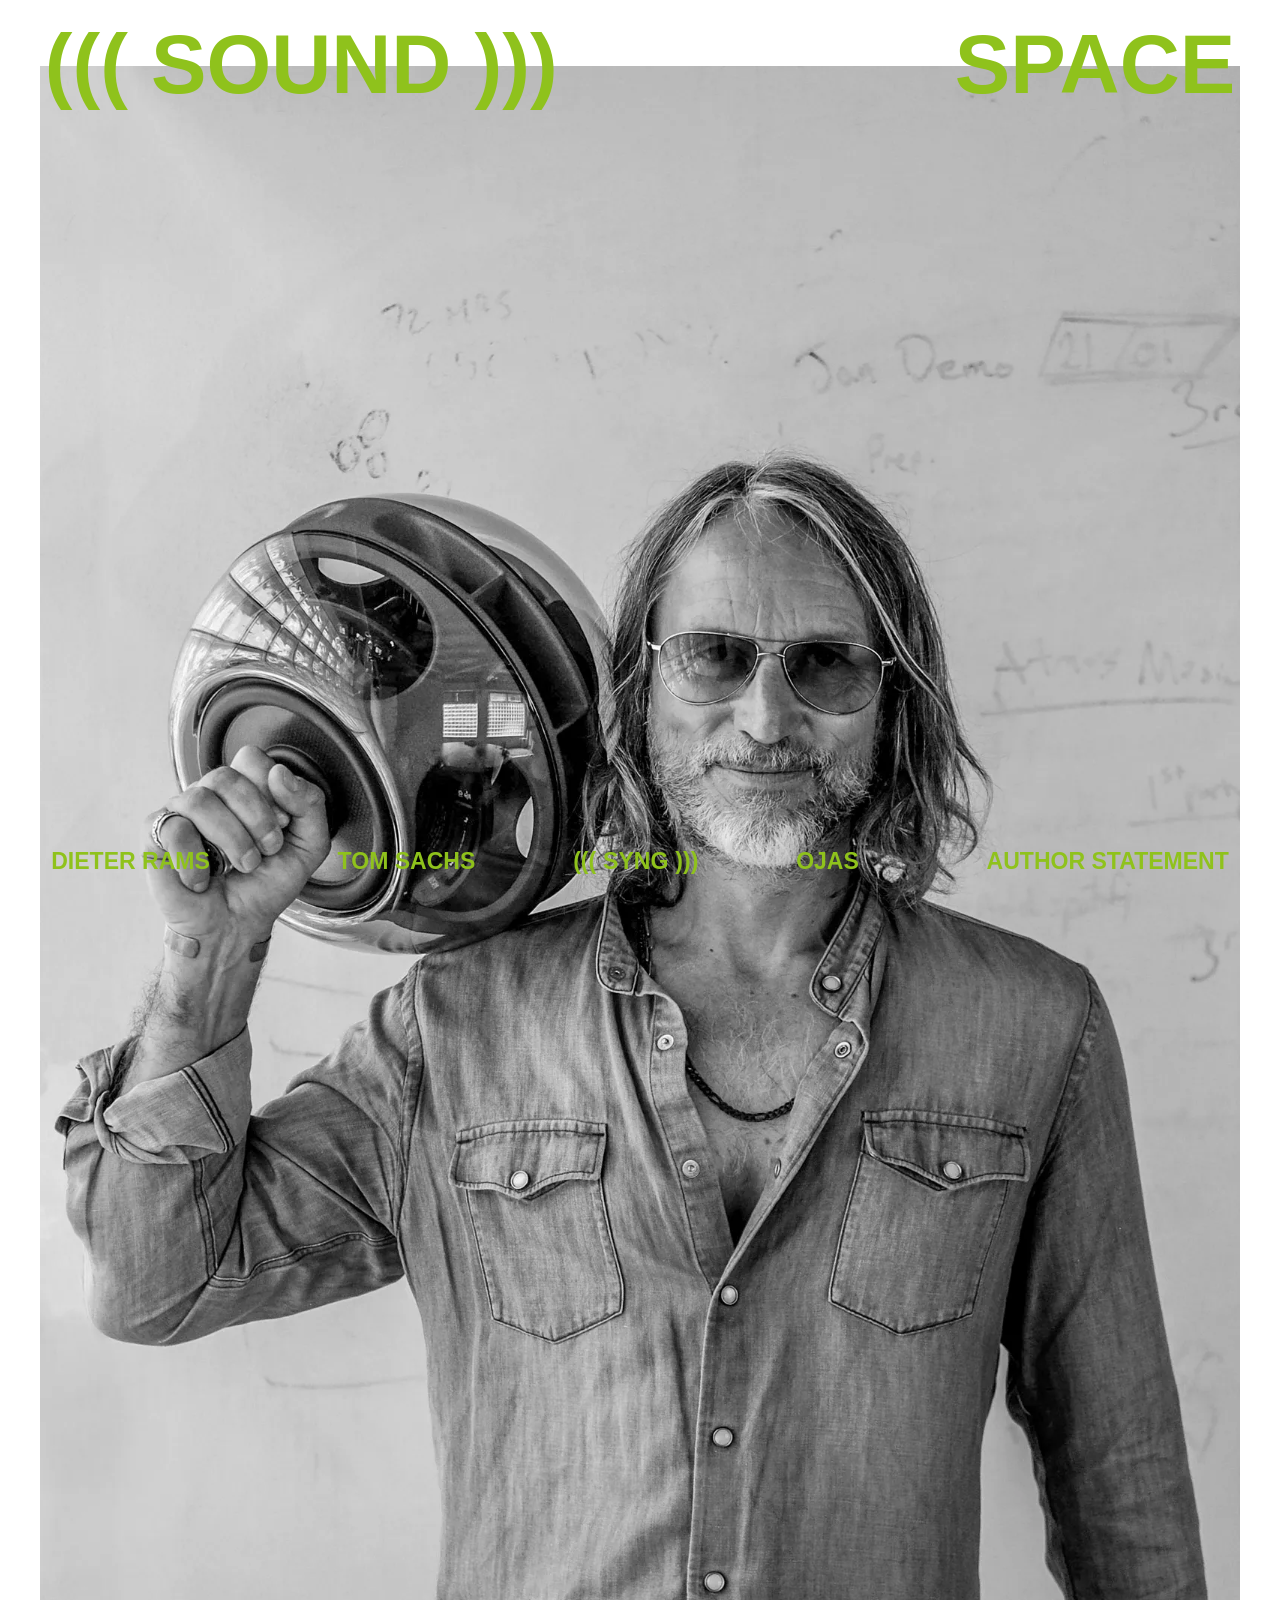
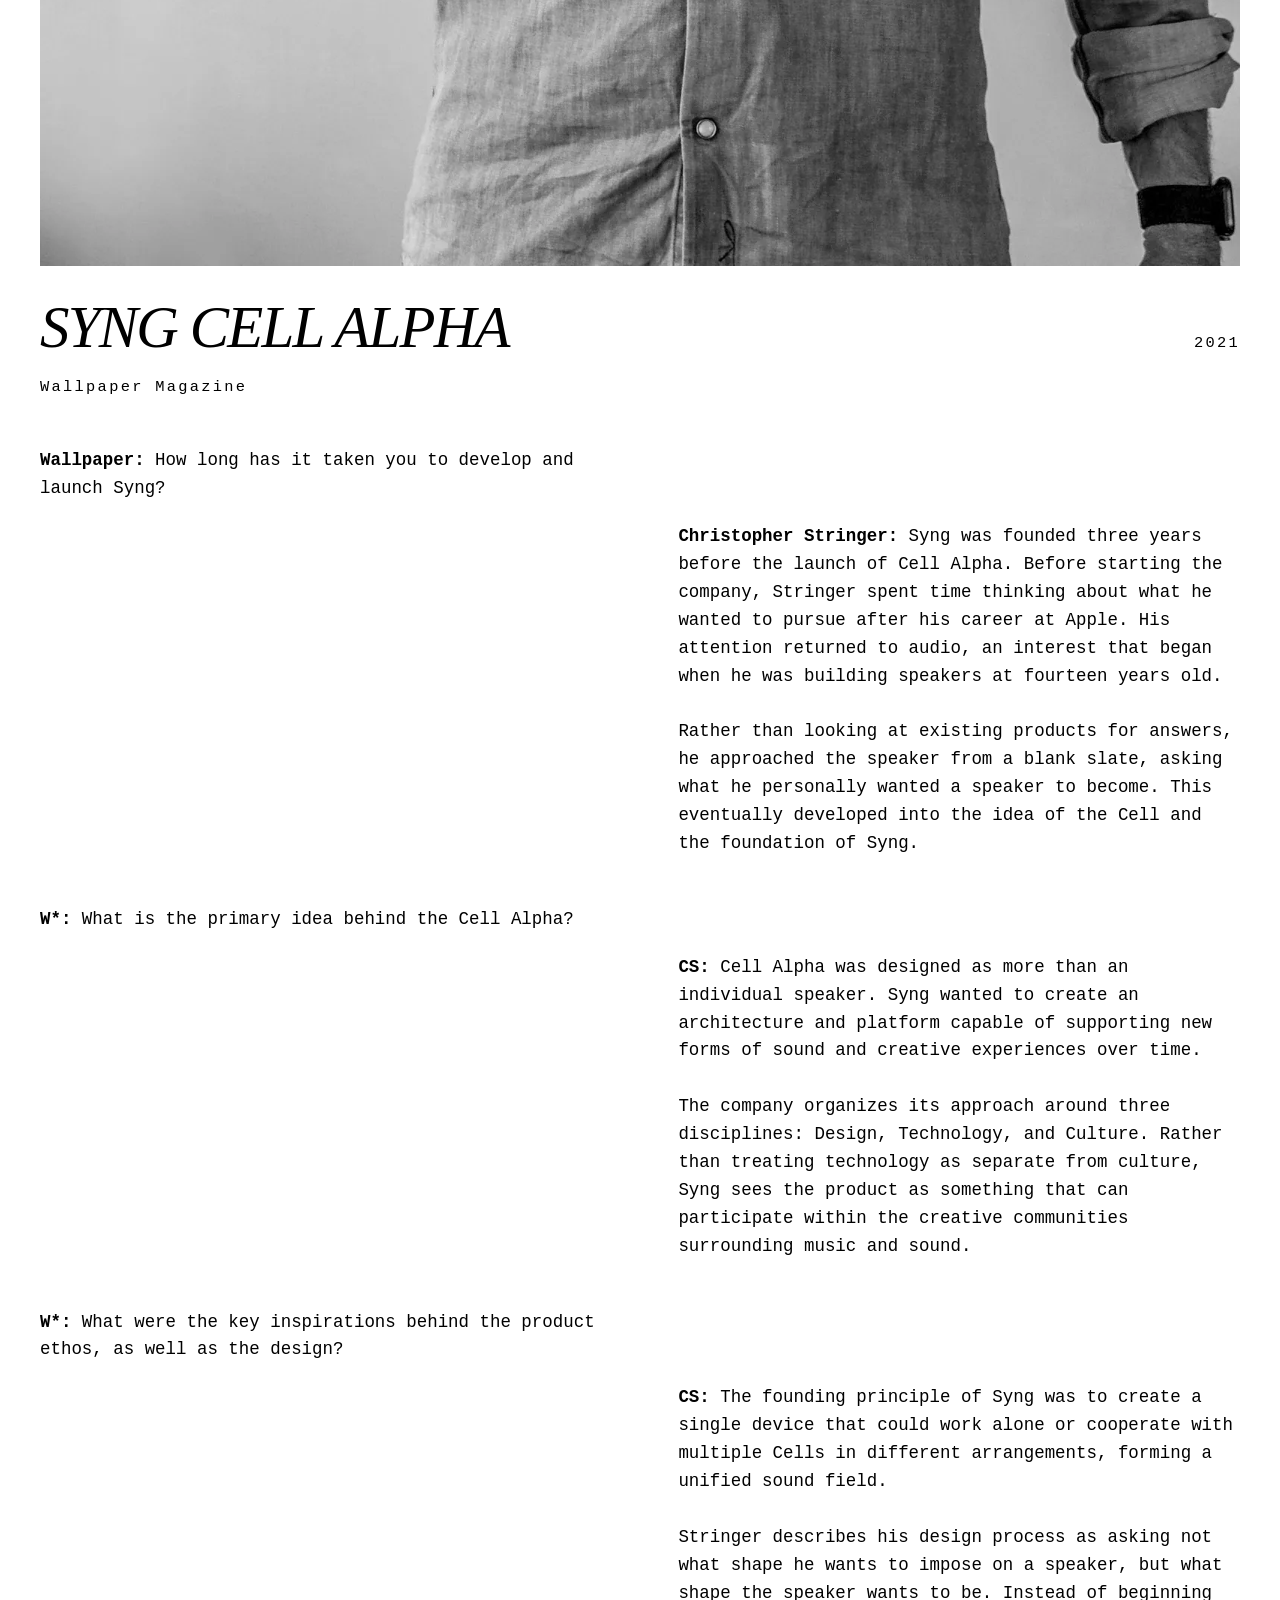
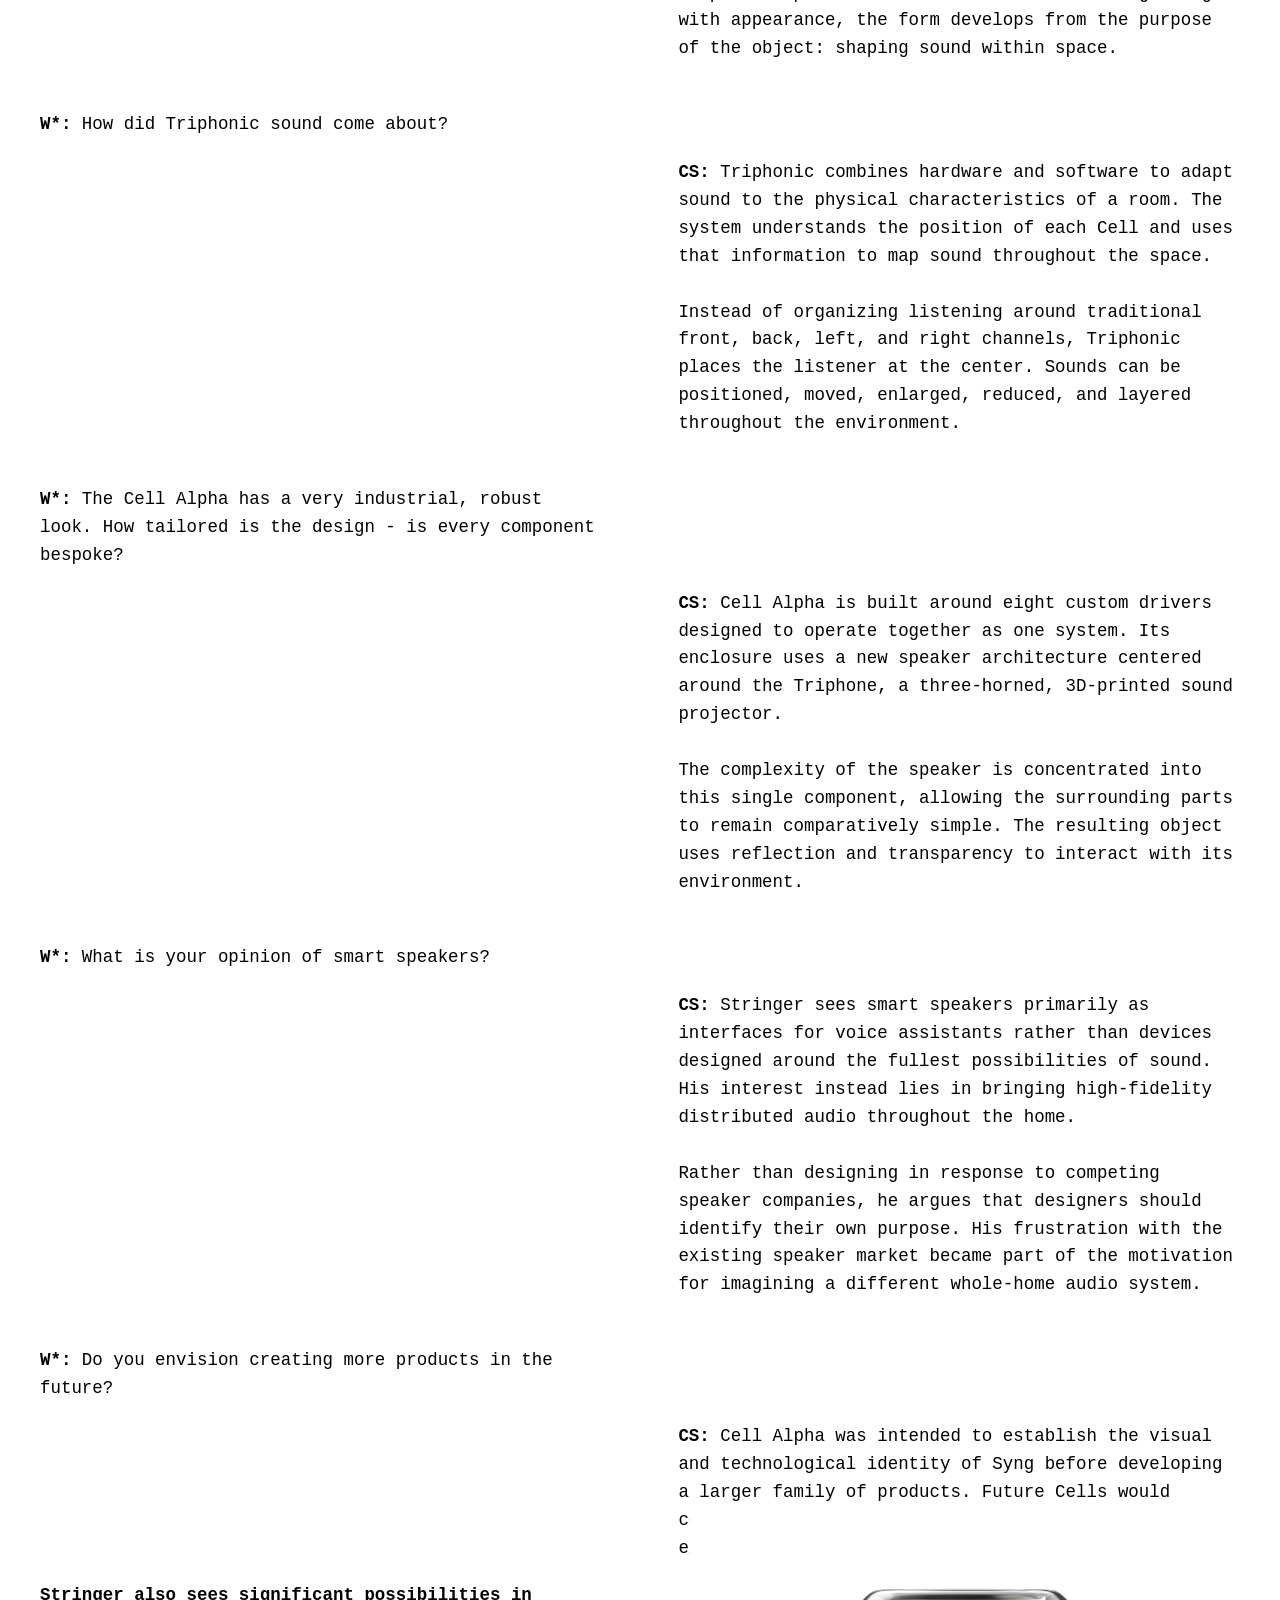
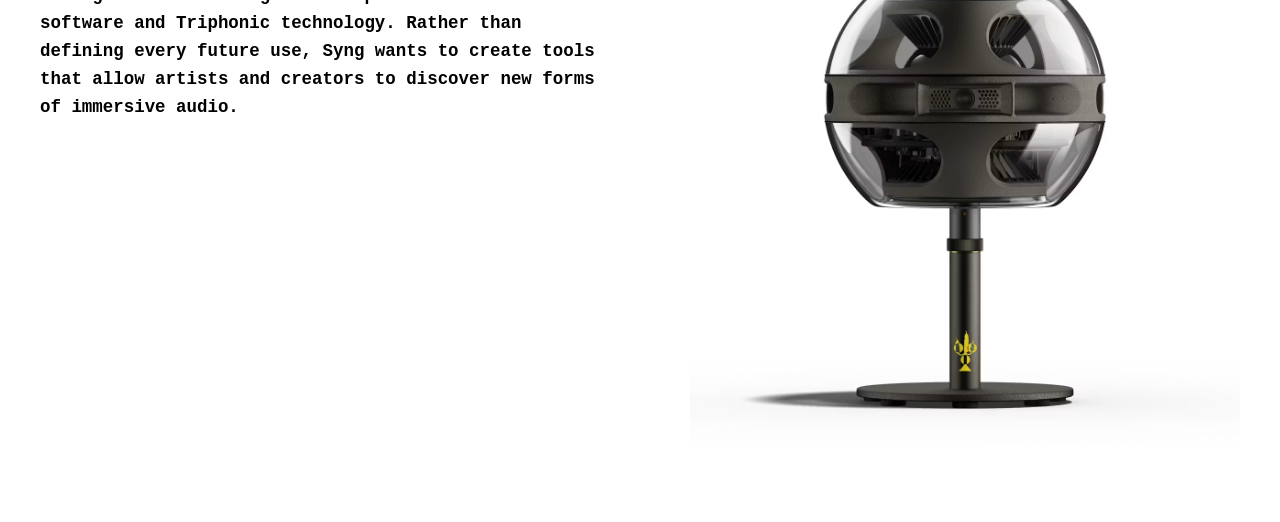
<file: syng.html>
<!DOCTYPE html>
<html lang="en">
<head>
  <meta charset="UTF-8">
  <meta name="viewport" content="width=device-width, initial-scale=1">
  <title>SYNG — Sound Space</title>
  <link rel="stylesheet" href="styles.css">

  <style>
    /* PAGE SETTINGS */
    body.syng-page {
      margin: 40px 40px 0;
      padding-top: 2vw;
      padding-bottom: 70px;
      font-family: "Courier New", monospace;
      line-height: 1.5;
    }

    /* TITLE AND DATE */
    .syng-title-row {
      display: flex;
      align-items: baseline;
      justify-content: space-between;
      gap: 24px;
      margin: 30px 0 16px;
    }

    body.syng-page .syng-title-row .author-title {
      width: auto;
      min-width: 0;
      margin: 0;
      font-family: Georgia, serif;
      font-style: italic;
      font-weight: normal;
    }

    body.syng-page .syng-date {
      width: auto;
      margin: 0;
      padding: 0;
      flex-shrink: 0;
      font-size: clamp(12px, 1.2vw, 16px);
      letter-spacing: 0.15em;
      white-space: nowrap;
    }

    /* DESIGNER NAME */
    body.syng-page .syng-designer {
      margin: 0 0 48px;
      padding: 0;
      border: none;
      font-size: clamp(12px, 1.2vw, 16px);
      font-weight: normal;
      letter-spacing: 0.15em;
    }

    /* INTERVIEW */
    .syng-interview {
      display: block;
    }

    .syng-question {
      display: grid;
      grid-template-columns: minmax(0, 1fr) minmax(0, 1fr);
      column-gap: 6vw;
      row-gap: 20px;
      margin-bottom: 48px;
    }

    body.syng-page .syng-question p {
      width: 100%;
      min-width: 0;
      margin: 0;
      padding: 0;
      line-height: 1.6;
    }

    /* Question on the left */
    .syng-question > p:first-child {
      grid-column: 1;
      grid-row: 1;
    }

    /* Answer lower on the right */
    .syng-question > p:nth-child(2) {
      grid-column: 2;
      grid-row: 2;
    }

    /* Final paragraph below the answer, on the left */
    .syng-question > p.syng-closing {
      grid-column: 1;
      grid-row: 3;
    }

    .syng-question:last-child {
      margin-bottom: 0;
    }

    /* MOBILE */
    @media (max-width: 700px) {
      body.syng-page {
        margin: 0 6vw;
        padding-bottom: 120px;
      }

      .syng-title-row {
        flex-direction: column;
        gap: 12px;
        margin-top: 24px;
      }

      body.syng-page .syng-designer {
        margin-bottom: 32px;
      }

      .syng-question {
        display: block;
        margin-bottom: 40px;
      }

      body.syng-page .syng-question p + p {
        margin-top: 20px;
      }

      .syng-question:last-child {
        margin-bottom: 0;
      }
    }

    /* Photo between interview questions */
body.syng-page .syng-interview-image {
  display: block;
  grid-column: 2;
  grid-row: 3;
  align-self: start;
  justify-self: end;
  width: 100%;
  max-width: 550px;
  height: auto;
  margin: -80px 0 0;
}

@media (max-width: 700px) {
  body.syng-page .syng-interview-image {
    margin: 24px auto 0;
  }
}
  </style>
</head>

<body class="syng-page">

  <!-- FIXED HEADER -->
  <header class="content-header">
    <div class="marquee">
      <a class="sound" href="index.html">((( SOUND )))</a>
    </div>
    <a class="space" href="index.html">SPACE</a>
  </header>

  <!-- FULL-WIDTH OPENING IMAGE -->
 <img
  class="hero-image"
  src="webzineimages/Cstringer.webp"
  alt="Christopher Stringer holding a Syng speaker">

  <!-- TITLE LEFT / DATE RIGHT -->
  <div class="syng-title-row">
    <h1 class="author-title">SYNG CELL ALPHA</h1>
    <p class="syng-date">2021</p>
  </div>

  <p class="syng-designer">Wallpaper Magazine</p>

  <!-- INTERVIEW -->
  <div class="syng-interview">

    <!-- QUESTION 1 -->
    <section class="syng-question">
      <p>
        <b>Wallpaper:</b> How long has it taken you to develop
        and launch Syng?
      </p>

      <p>
        <b>Christopher Stringer:</b> Syng was founded three years
        before the launch of Cell Alpha. Before starting the
        company, Stringer spent time thinking about what he
        wanted to pursue after his career at Apple. His attention
        returned to audio, an interest that began when he was
        building speakers at fourteen years old.
        <br><br>
        Rather than looking at existing products for answers,
        he approached the speaker from a blank slate,
        asking what he personally wanted a speaker to become.
        This eventually developed into the idea of the Cell
        and the foundation of Syng.
      </p>
    </section>

    <!-- QUESTION 2 -->
    <section class="syng-question">
      <p>
        <b>W*:</b> What is the primary idea behind the Cell Alpha?
      </p>

      <p>
        <b>CS:</b> Cell Alpha was designed as more than an
        individual speaker. Syng wanted to create an
        architecture and platform capable of supporting
        new forms of sound and creative experiences over time.
        <br><br>
        The company organizes its approach around three
        disciplines: Design, Technology, and Culture.
        Rather than treating technology as separate from
        culture, Syng sees the product as something that can
        participate within the creative communities surrounding
        music and sound.
      </p>
    </section>

    <!-- QUESTION 3 -->
    <section class="syng-question">
      <p>
        <b>W*:</b> What were the key inspirations behind the
        product ethos, as well as the design?
      </p>

      <p>
        <b>CS:</b> The founding principle of Syng was to create
        a single device that could work alone or cooperate
        with multiple Cells in different arrangements,
        forming a unified sound field.
        <br><br>
        Stringer describes his design process as asking not
        what shape he wants to impose on a speaker, but
        what shape the speaker wants to be. Instead of
        beginning with appearance, the form develops from
        the purpose of the object: shaping sound within space.
      </p>
    </section>

    <!-- QUESTION 4 -->
    <section class="syng-question">
      <p>
        <b>W*:</b> How did Triphonic sound come about?
      </p>

      <p>
        <b>CS:</b> Triphonic combines hardware and software
        to adapt sound to the physical characteristics of a
        room. The system understands the position of each
        Cell and uses that information to map sound throughout
        the space.
        <br><br>
        Instead of organizing listening around traditional
        front, back, left, and right channels, Triphonic
        places the listener at the center. Sounds can be
        positioned, moved, enlarged, reduced, and layered
        throughout the environment.
      </p>
    </section>

    <!-- QUESTION 5 -->
    <section class="syng-question">
      <p>
        <b>W*:</b> The Cell Alpha has a very industrial, robust
        look. How tailored is the design - is every component
        bespoke?
      </p>

      <p>
        <b>CS:</b> Cell Alpha is built around
        eight custom drivers designed to operate together
        as one system. Its enclosure uses a new speaker
        architecture centered around the Triphone,
        a three-horned, 3D-printed sound projector.
        <br><br>
        The complexity of the speaker is concentrated into
        this single component, allowing the surrounding parts
        to remain comparatively simple. The resulting object
        uses reflection and transparency to interact with
        its environment.
      </p>
    </section>

    <!-- QUESTION 6 -->
    <section class="syng-question">
      <p>
        <b>W*:</b> What is your opinion of smart speakers?
      </p>

      <p>
        <b>CS:</b> Stringer sees smart speakers primarily as
        interfaces for voice assistants rather than devices
        designed around the fullest possibilities of sound.
        His interest instead lies in bringing
        high-fidelity distributed audio throughout
        the home.
        <br><br>
        Rather than designing in response to competing speaker
        companies, he argues that designers should identify
        their own purpose. His frustration with the existing
        speaker market became part of the motivation for
        imagining a different whole-home audio system.
      </p>
    </section>

    <!-- QUESTION 7 -->
    <section class="syng-question">
      <p>
        <b>W*:</b> Do you envision creating more products
        in the future?
      </p>

      <p>
        <b>CS:</b> Cell Alpha was intended to establish
        the visual and technological identity of Syng before
        developing a larger family of products. Future Cells
        would continue the recognizable Syng identity while
        expanding the company's approach to spatial audio.
      </p>

  <p class="syng-closing">
        <b>Stringer also sees significant possibilities in
        software and Triphonic technology. Rather than
        defining every future use, Syng wants to create tools
        that allow artists and creators to discover new forms
        of immersive audio.</b>
      </p>

      <img
        class="syng-interview-image"
        src="webzineimages/1654445399-canary-yellow-cell-alpha-syng-speaker-1.avif"
        alt="Canary yellow Syng Cell Alpha speaker">
    </section>
  </div>

  <!-- FIXED BOTTOM NAVIGATION -->
  <nav class="content-nav">
    <a href="dieter-rams.html">
      <span>DIETER RAMS</span>
    </a>
    <a href="tom-sachs.html">
      <span>TOM SACHS</span>
    </a>
    <a href="syng.html" aria-current="page">
      <span>SYNG</span>
    </a>
    <a href="ojas.html">
      <span>OJAS</span>
    </a>
    <a href="author-statement.html">
      <span>AUTHOR STATEMENT</span>
    </a>
  </nav>

</body>
</html>
</file>
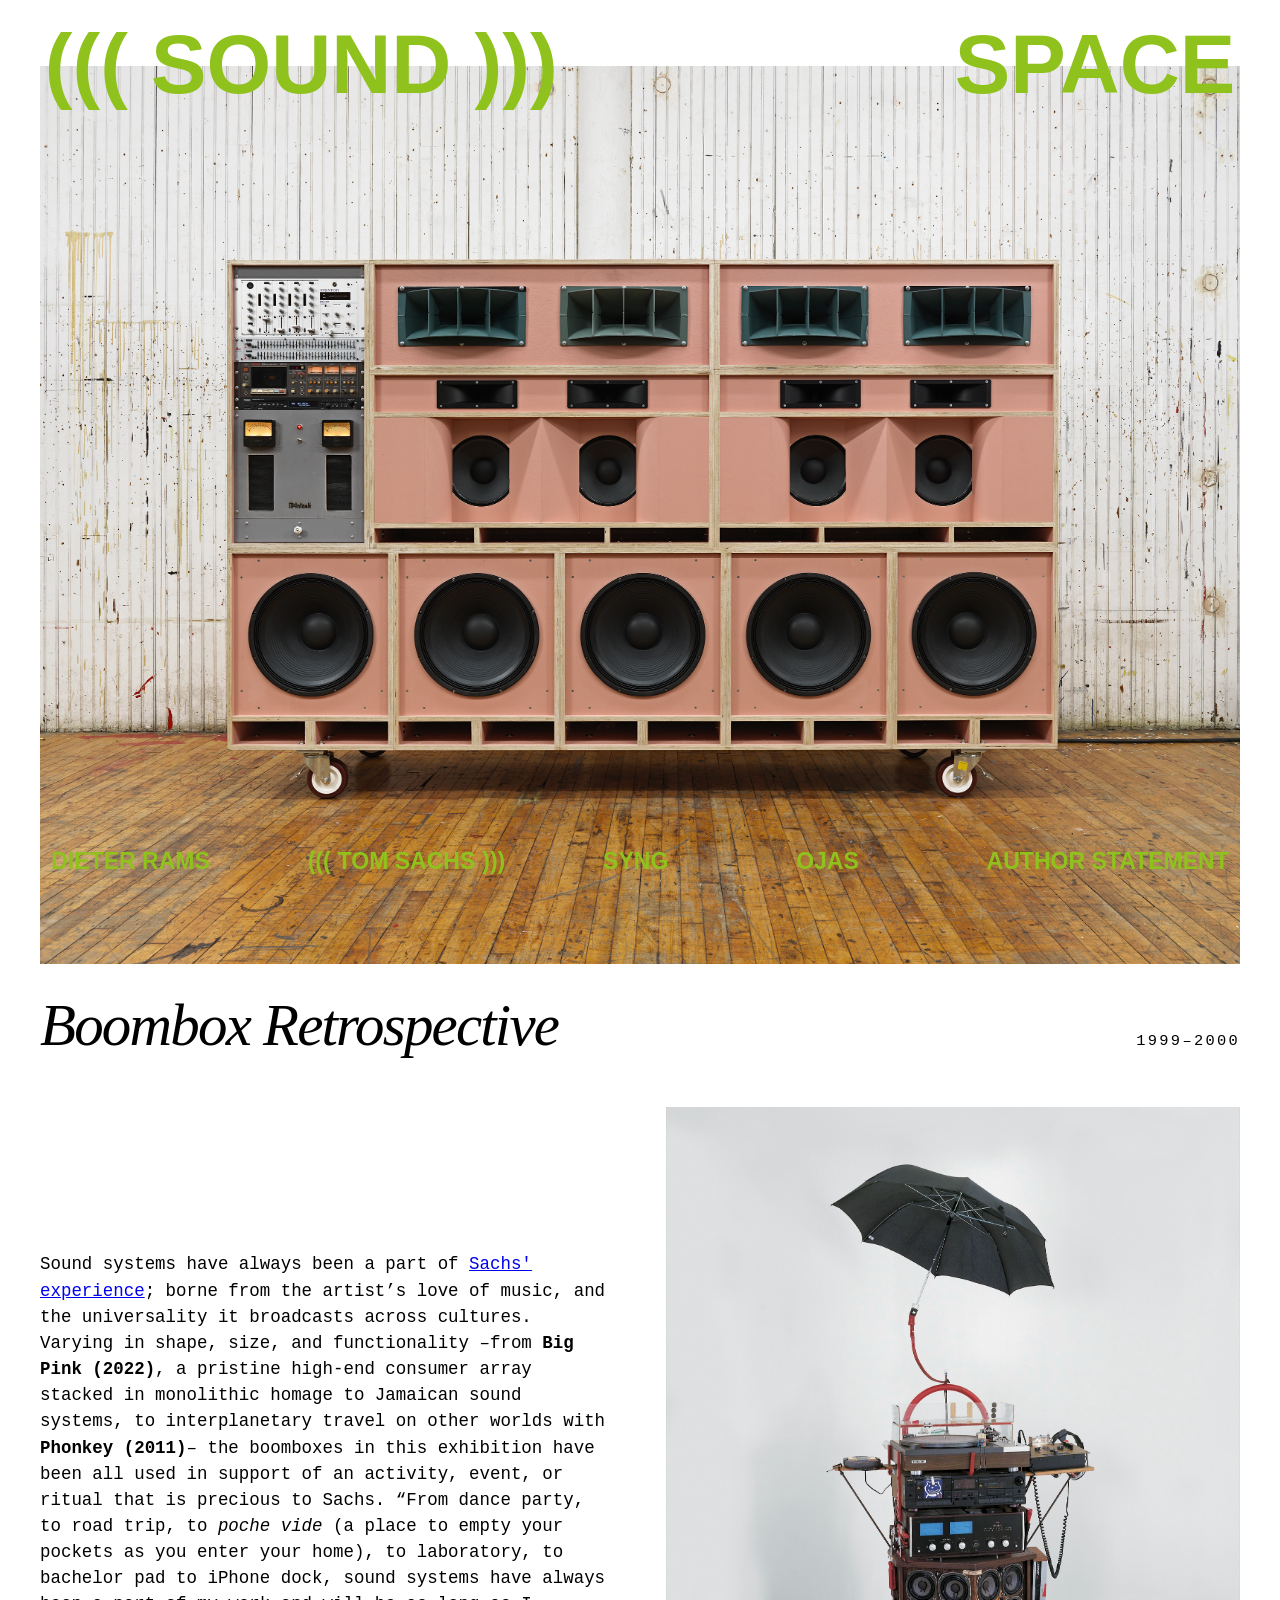
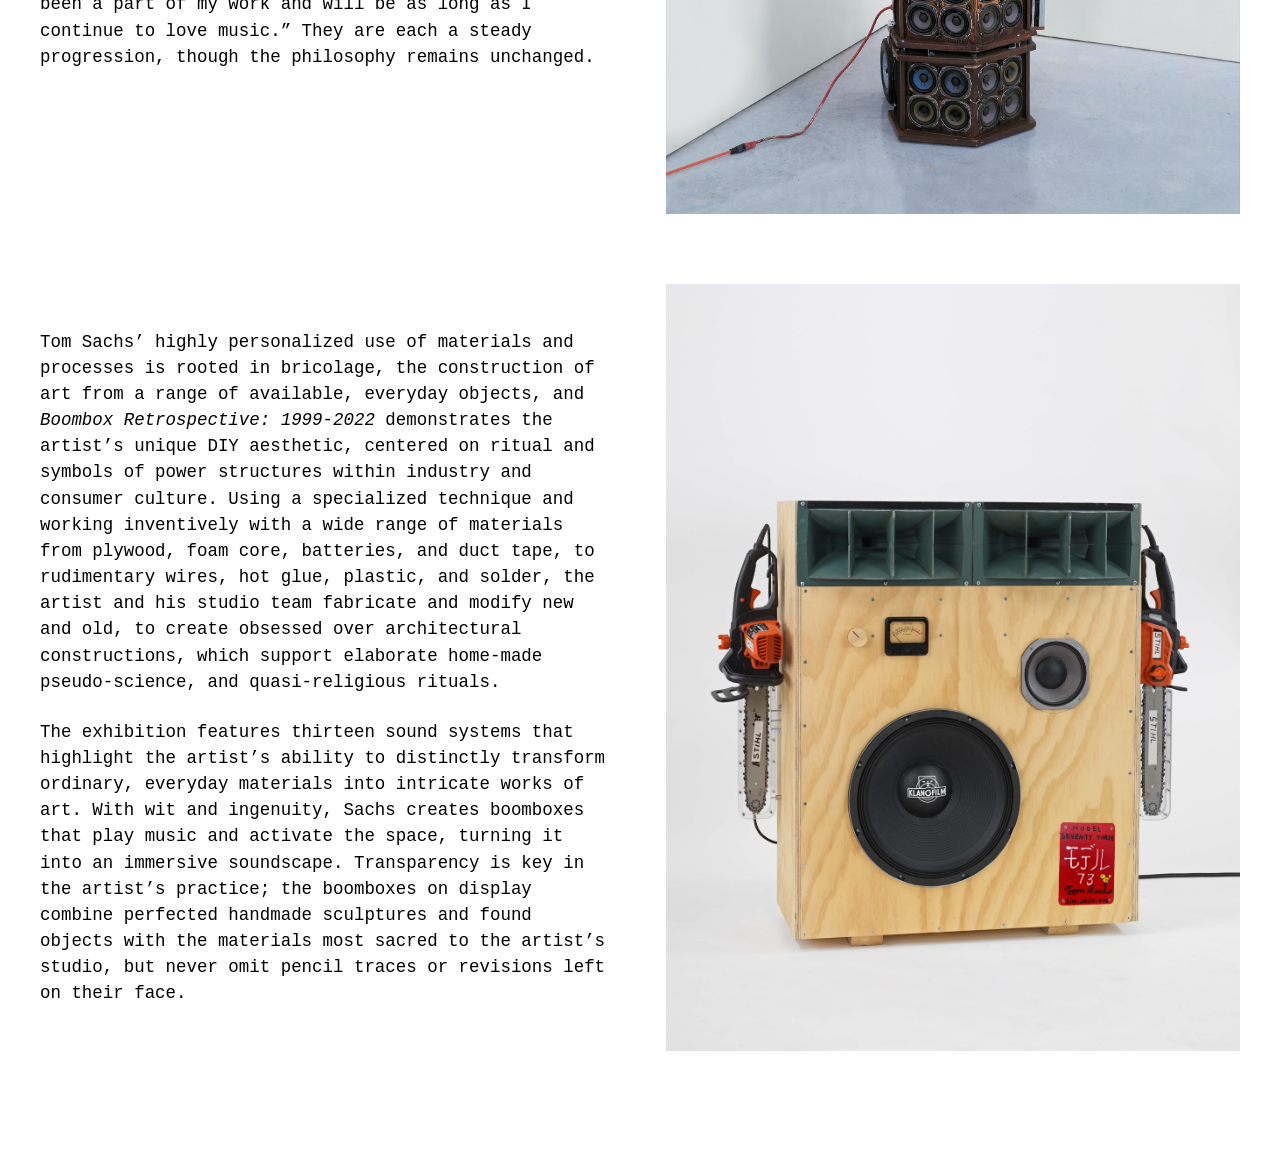
<file: tom-sachs.html>
<!DOCTYPE html>
<html lang="en">
<head>
  <meta charset="UTF-8">
  <meta name="viewport" content="width=device-width, initial-scale=1">
  <title>Tom Sachs — Sound Space</title>
  <link rel="stylesheet" href="styles.css">

  <style>
    /* TOM SACHS — PAGE SETTINGS */
    body.tom-page {
      margin: 40px;
      padding-top: 2vw;
      padding-bottom: 100px;
      font-family: "Courier New", monospace;
      line-height: 1.5;
    }

    /* TITLE */
    body.tom-page h1.tom-title {
  width: 100%;
  margin: 30px 0 16px;
  font-family: Georgia, serif;
  font-size: clamp(24px, 4.6vw, 90px);
  font-style: italic;
  font-weight: normal;
  line-height: 1.1;
  letter-spacing: -0.03em;
  white-space: normal;
  overflow-wrap: break-word;
}

    /* ARTIST AND DATE */
    body.tom-page .tom-credit {
      margin: 0 0 48px;
      font-size: clamp(12px, 1.2vw, 16px);
      letter-spacing: 0.15em;
    }

    /* OPENING PARAGRAPH */
    body.tom-page .tom-intro {
      width: 100%;
      margin: 0 0 70px;
      padding: 0;
    }

    /* MOBILE */
    @media (max-width: 700px) {
      body.tom-page {
        margin: 0 6vw;
        padding-bottom: 120px;
      }

      body.tom-page h1.tom-title {
        font-size: clamp(28px, 6vw, 42px);
      }

      body.tom-page .tom-intro {
        margin-bottom: 24px;
      }

      /* Text before each image */
      body.tom-page .intro-row > p {
        order: 1;
      }

      body.tom-page .intro-row > img {
        order: 2;
      }
    }

   /* TITLE AND DATE */
body.tom-page .tom-title-row {
  display: flex;
  align-items: baseline;
  justify-content: space-between;
  gap: 24px;
  margin: 30px 0 48px;
}

body.tom-page .tom-title-row .author-title {
  width: auto;
  min-width: 0;
  margin: 0;
  font-family: Georgia, serif;
  font-style: italic;
  font-weight: normal;
}

body.tom-page .tom-title-row .tom-credit {
  width: auto;
  margin: 0;
  padding: 0;
  flex-shrink: 0;
  white-space: nowrap;
}

/* MOBILE */
@media (max-width: 700px) {
  body.tom-page .tom-title-row {
    flex-direction: column;
    gap: 12px;
  }
}

/* Remove extra space below the final article row */
body.tom-page > .intro-row:last-of-type {
  margin-bottom: 0;
}

body.tom-page {
  margin-bottom: 0;
}

  </style>
</head>

<body class="tom-page">

  <!-- FIXED HEADER -->
  <header class="content-header">
    <div class="marquee">
      <a class="sound" href="index.html">((( SOUND )))</a>
    </div>
    <a class="space" href="index.html">SPACE</a>
  </header>

  <!-- FULL-WIDTH OPENING IMAGE AND TITLE -->
  <div>
  <img
    class="hero-image"
    src="webzineimages/BIGPINK.jpg"
    alt="Big Pink sound system by Tom Sachs">

  <div class="tom-title-row">
    <h1 class="author-title">Boombox Retrospective</h1>
    <p class="tom-credit">1999–2000</p>
  </div>
</div>

 <!-- FIRST PARAGRAPH LEFT / PHONKEY IMAGE RIGHT -->
<div class="intro-row">
  <p>
    Sound systems have always been a part of
    <a href="https://www.tomsachs.com/exhibitions/work">Sachs' experience</a>;
    borne from the artist’s love of music, and the universality it
    broadcasts across cultures. Varying in shape, size, and
    functionality –from <b>Big Pink (2022)</b>, a pristine high-end
    consumer array stacked in monolithic homage to Jamaican sound
    systems, to interplanetary travel on other worlds with
    <b>Phonkey (2011)</b>– the boomboxes in this exhibition have been
    all used in support of an activity, event, or ritual that is
    precious to Sachs. “From dance party, to road trip, to
    <i>poche vide</i> (a place to empty your pockets as you enter your
    home), to laboratory, to bachelor pad to iPhone dock, sound
    systems have always been a part of my work and will be as long
    as I continue to love music.” They are each a steady progression,
    though the philosophy remains unchanged.
  </p>

  <img
    src="webzineimages/gurus-yardstyle.jpg"
    alt="Phonkey sound system by Tom Sachs">
</div>

  <!-- TWO PARAGRAPHS LEFT / MODEL 73 RIGHT -->
<div class="intro-row">
  <div class="row-text">
    <p>
      Tom Sachs’ highly personalized use of materials and processes
      is rooted in bricolage, the construction of art from a range
      of available, everyday objects, and
      <i>Boombox Retrospective: 1999-2022</i> demonstrates the artist’s
      unique DIY aesthetic, centered on ritual and symbols of power
      structures within industry and consumer culture. Using a
      specialized technique and working inventively with a wide range
      of materials from plywood, foam core, batteries, and duct tape,
      to rudimentary wires, hot glue, plastic, and solder, the artist
      and his studio team fabricate and modify new and old, to create
      obsessed over architectural constructions, which support
      elaborate home-made pseudo-science, and quasi-religious rituals.
    </p>

    <p>
      The exhibition features thirteen sound systems that highlight
      the artist’s ability to distinctly transform ordinary, everyday
      materials into intricate works of art. With wit and ingenuity,
      Sachs creates boomboxes that play music and activate the space,
      turning it into an immersive soundscape. Transparency is key
      in the artist’s practice; the boomboxes on display combine
      perfected handmade sculptures and found objects with the
      materials most sacred to the artist’s studio, but never omit
      pencil traces or revisions left on their face.
    </p>
  </div>

  <img
    src="webzineimages/MODEL 73.jpg"
    alt="Model 73 sound system by Tom Sachs">
</div>

  <!-- FIXED BOTTOM NAVIGATION -->
  <nav class="content-nav">
    <a href="dieter-rams.html">
      <span>DIETER RAMS</span>
    </a>

    <a href="tom-sachs.html" aria-current="page">
      <span>TOM SACHS</span>
    </a>

    <a href="syng.html">
      <span>SYNG</span>
    </a>

    <a href="ojas.html">
      <span>OJAS</span>
    </a>

    <a href="author-statement.html">
      <span>AUTHOR STATEMENT</span>
    </a>
  </nav>

</body>
</html>
</file>
<file: styles.css>
/* ============================================================
   SOUND SPACE â€” STYLESHEET

   01. Shared: basic page settings
   02. Shared: SOUND animation and SPACE
   03. Homepage: header, speaker grid, titles, hover, mobile
   04. Article pages: fixed header and bottom navigation
   05. Article pages: responsive type, content sizing, mobile
   06. Author statement: images, title, rows, name, mobile order

   EDITING GUIDE
   Find a section with Command + F. Edit its existing rule rather
   than adding another copy at the bottom.
   Mobile rules sit at the end of the section they belong to.

   Dieter Rams, Tom Sachs, SYNG, and OJAS use sections 04â€“05.
   Their individual styles still live in their HTML <style> tags.
   Author Statement also retains base styles in its HTML.
   This file works with the existing HTML classes.
   ============================================================ */

/* ============================================================
   01. SHARED â€” BASIC PAGE SETTINGS
   ============================================================ */

body {
  margin: 0;
  font-family: Arial, Helvetica, sans-serif;
}

/* ============================================================
   02. SHARED â€” SOUND ANIMATION AND SPACE
   Used by the homepage and all article headers.
   ============================================================ */

.marquee {
  flex: 1;
  min-width: 0;
  overflow: hidden;
}

.sound {
  display: block;
  position: relative;
  width: max-content;
  white-space: nowrap;
  animation: bounce 4s linear infinite alternate;
}

.space {
  flex-shrink: 0;
}

/* Change 4s above to adjust the movement speed. */
@keyframes bounce {
  from {
    left: 0;
    transform: translateX(0);
  }
  to {
    left: 100%;
    transform: translateX(-100%);
  }
}

@media (prefers-reduced-motion: reduce) {
  .sound {
    animation: none;
  }
}

/* ============================================================
   03. HOMEPAGE
   ============================================================ */

/* Colors */
.homepage {
  background-color: #4182bb;
  color: #8fc21c;
}

/* Moving logo and static SPACE */
.header {
  display: flex;
  align-items: center;
  gap: 3vw;
  margin: 1.5vw 3.5vw;
  font-size: clamp(24px, 6.5vw, 104px);
  font-weight: bold;
  line-height: 1.1;
}

/* Desktop speaker grid â€” row-gap controls vertical spacing. */
.homepage .speaker-grid {
  display: grid;
  grid-template-columns: 1fr 1.8fr 1fr;
  grid-template-rows: auto auto;
  column-gap: 9vw;
  row-gap: 3vw;
  align-items: start;
  margin: 3vw 7.5vw 2vw;
}

/* Speaker cards and images */
.homepage .speaker-link {
  min-width: 0;
  text-align: center;
  font-size: clamp(14px, 2.2vw, 35px);
  font-weight: bold;
  color: #8fc21c;
  text-decoration: none;
}

.homepage .speaker-link img {
  display: block;
  width: 100%;
  height: auto;
}

/* Title spacing below each speaker */
.homepage .speaker-link span {
  margin-top: 1vw;
  display: inline-block;
  position: relative;
  white-space: nowrap;
}

/* Desktop card positions */
.homepage .dieter {
  grid-column: 1;
  grid-row: 1;
}

.homepage .tom {
  grid-column: 3;
  grid-row: 1;
}

.homepage .author {
  grid-column: 2;
  grid-row: 1 / 3;
  align-self: center;
}

.homepage .syng {
  grid-column: 1;
  grid-row: 2;
}

.homepage .ojas {
  grid-column: 3;
  grid-row: 2;
}

/* Brackets appear when hovering over the speaker or its title. */
.homepage .speaker-link:hover span::before {
  content: "(((";
  position: absolute;
  right: 100%;
  padding-right: 0.3em;
}

.homepage .speaker-link:hover span::after {
  content: ")))";
  position: absolute;
  left: 100%;
  padding-left: 0.3em;
}

/* Homepage mobile â€” stack speakers in their HTML order. */
@media (max-width: 600px) {
  .homepage .speaker-grid {
    grid-template-columns: 1fr;
    grid-template-rows: auto;
    gap: 40px;
    margin: 35px 10vw;
  }

  .homepage .speaker-grid .speaker-link {
    grid-column: 1;
    grid-row: auto;
    width: 100%;
    max-width: 300px;
    justify-self: center;
    font-size: clamp(18px, 5vw, 24px);
  }
}

/* ============================================================
   04. ARTICLE PAGES â€” HEADER AND NAVIGATION
   Dieter Rams / Tom Sachs / SYNG / OJAS / Author Statement
   ============================================================ */

/* Fixed transparent header over the scrolling content */
.content-header {
  position: fixed;
  top: 0;
  left: 0;
  right: 0;
  z-index: 100;
  display: flex;
  align-items: center;
  gap: 3vw;
  padding: 1.5vw 3.5vw;
  font-family: Arial, Helvetica, sans-serif;
  font-size: clamp(24px, 6.5vw, 104px);
  font-weight: bold;
  line-height: 1.1;
  color: #8fc21c;
  background: transparent;
  pointer-events: none;
}

.content-header .marquee {
  width: auto;
  margin: 0;
}

/* Make both logo links clickable. */
.content-header .sound,
.content-header .space {
  color: #8fc21c;
  text-decoration: none;
  pointer-events: auto;
}

/* Fixed bottom navigation */
.content-nav {
  position: fixed;
  bottom: 0;
  left: 0;
  right: 0;
  z-index: 100;
  display: flex;
  justify-content: space-between;
  align-items: center;
  padding: 24px 4%;
  font-family: Arial, Helvetica, sans-serif;
  font-size: clamp(12px, 1.8vw, 28px);
  font-weight: bold;
  line-height: 1.2;
  background: transparent;
}

.content-nav a {
  color: #8fc21c;
  text-decoration: none;
  white-space: nowrap;
}

.content-nav a span {
  display: inline-block;
  position: relative;
}

/* Brackets on hover AND on the current page's link. */
.content-nav a:hover span::before,
.content-nav a[aria-current="page"] span::before {
  content: "(((";
  position: absolute;
  right: 100%;
  padding-right: 0.3em;
}

.content-nav a:hover span::after,
.content-nav a[aria-current="page"] span::after {
  content: ")))";
  position: absolute;
  left: 100%;
  padding-left: 0.3em;
}

/* Navigation mobile â€” wrap links onto additional lines. */
@media (max-width: 700px) {
  .content-nav {
    flex-wrap: wrap;
    justify-content: center;
    gap: 0.75em 3em;
    padding: 16px 8%;
  }
}

/* ============================================================
   05. ARTICLE PAGES â€” TYPE AND CONTENT SIZING
   Shared defaults; page-specific rules follow in section 06.
   ============================================================ */

body:not(.homepage) {
  font-size: clamp(16px, 0.9rem + 0.3vw, 20px);
}

body:not(.homepage) h1 {
  font-size: clamp(32px, 1rem + 3.5vw, 64px);
}

body:not(.homepage) h2 {
  font-size: clamp(12px, 0.65rem + 0.3vw, 16px);
}

body:not(.homepage) h3 {
  font-size: clamp(14px, 0.75rem + 0.35vw, 20px);
}

body:not(.homepage) p,
body:not(.homepage) li {
  font-size: clamp(15px, 0.85rem + 0.3vw, 19px);
}

/* Keep content boxes within the page width. */
body:not(.homepage) > div,
body:not(.homepage) h1,
body:not(.homepage) h2,
body:not(.homepage) h3,
body:not(.homepage) p,
body:not(.homepage) ol {
  box-sizing: border-box;
  max-width: 100%;
}

body:not(.homepage) img {
  max-width: 100%;
  height: auto;
}

/* Article mobile â€” margins, wrapping, and space for navigation. */
@media (max-width: 700px) {
  body:not(.homepage) {
    margin-left: 6vw;
    margin-right: 6vw;
    padding-bottom: 120px;
  }

  body:not(.homepage) p {
    margin-left: 0;
    margin-right: 0;
  }

  body:not(.homepage) h1 {
    letter-spacing: -0.03em;
    overflow-wrap: anywhere;
  }

  body:not(.homepage) img {
    float: none;
    margin-right: 0;
  }
}

/* ============================================================
   06. AUTHOR STATEMENT
   ============================================================ */

/* Full-width opening and closing images */
body img.hero-image {
  display: block;
  width: 100%;
  max-width: 100%;
  height: auto;
  float: none;
  margin: 0 0 30px;
}

/* Main title â€” size and space before the article */
body:not(.homepage) h1.author-title {
  width: 100%;
  max-width: 100%;
  font-size: clamp(24px, 4.6vw, 90px);
  line-height: 1.1;
  letter-spacing: -0.03em;
  white-space: normal;
  overflow-wrap: break-word;
  margin-bottom: clamp(40px, 5vw, 80px);
}

/* Two-column rows â€” HTML order decides which side the image uses. */
body .intro-row {
  display: grid;
  grid-template-columns: minmax(0, 1fr) minmax(0, 1fr);
  align-items: center;
  gap: 4vw;
  width: 100%;
  margin-bottom: 70px;
}

/* Single paragraphs and grouped paragraphs beside an image */
body .intro-row > p,
body .intro-row .row-text > p {
  width: 100%;
  min-width: 0;
  margin: 0;
  padding: 0;
}

body .intro-row .row-text {
  min-width: 0;
}

body .intro-row .row-text > p + p {
  margin-top: 24px;
}

body .intro-row > img {
  display: block;
  width: 100%;
  height: auto;
  margin: 0;
}

/* Final paragraph â€” its text must be inside <p class="closing-text">. */
body p.closing-text {
  width: 100%;
  margin: 0;
  padding: 0;
}

/* Author name â€” right aligned, no box, close to the final paragraph. */
body h2.author-name {
  border: none;
  font-size: clamp(8px, 2vw, 90px);
  padding: 0;
  width: 100%;
  text-align: right;
  margin: 16px 0 100px;
}

/* Author Statement mobile */
@media (max-width: 700px) {
  body:not(.homepage) h1.author-title {
    font-size: clamp(28px, 6vw, 42px);
  }

  /* Stack image/text rows and reduce section spacing. */
  body .intro-row {
    grid-template-columns: 1fr;
    gap: 24px;
    margin-bottom: 24px;
  }

  /* USM: both paragraphs before the image. */
  body .usm-row > .row-text {
    order: 1;
  }

  body .usm-row > img {
    order: 2;
  }

  /* Rick Owens: first paragraph, image, second paragraph.
     display: contents lets the paragraphs become grid items. */
  body .rick-row > .row-text {
    display: contents;
  }

  body .rick-row .row-text > p:first-child {
    order: 0;
  }

  body .rick-row > img {
    order: 1;
  }

  body .rick-row .row-text > p:last-child {
    order: 2;
    margin: 0;
  }
}
</file>
